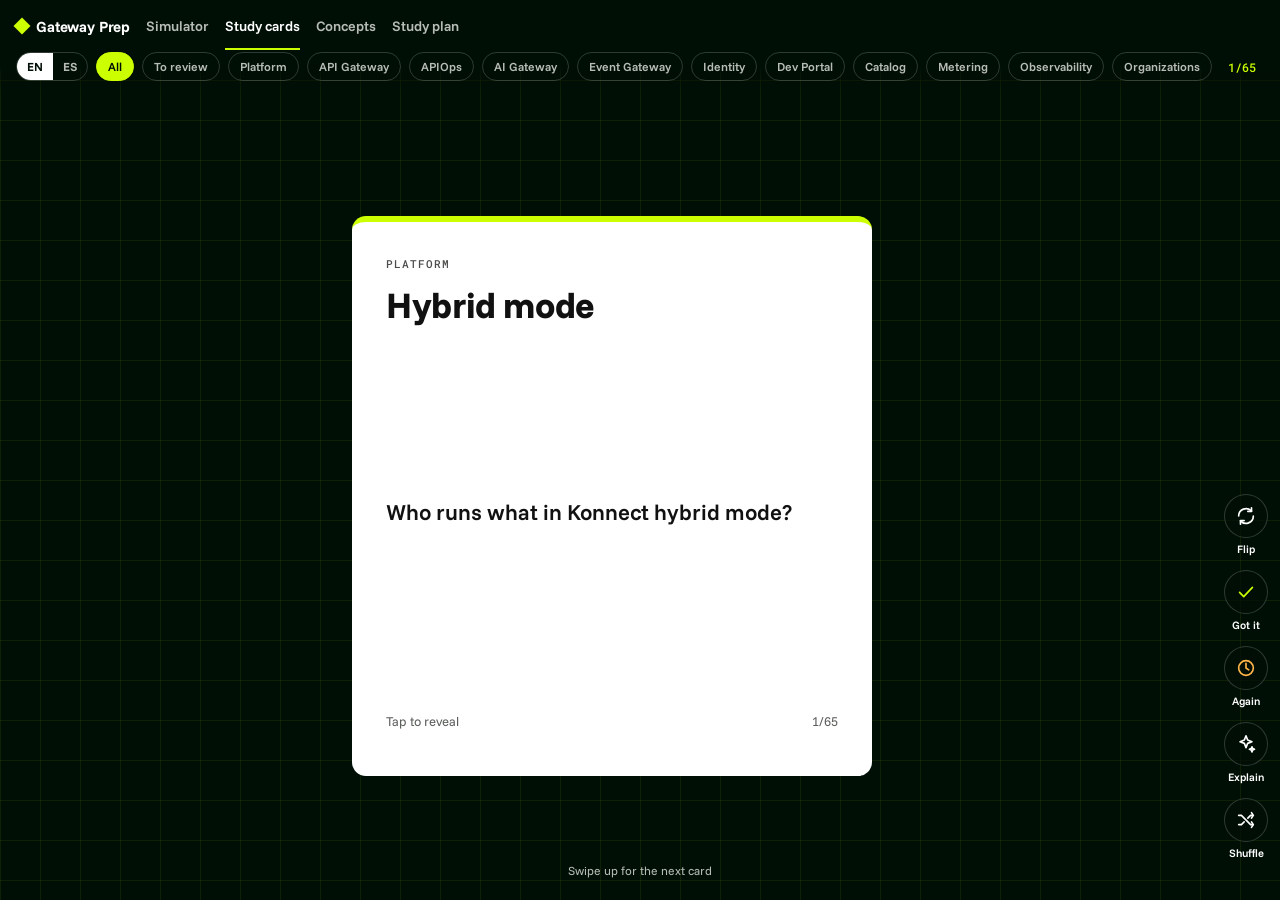
<file: cards.html>
<!doctype html>
<html lang="en">
<head>
<meta charset="utf-8">
<meta name="viewport" content="width=device-width, initial-scale=1, viewport-fit=cover">
<title>Study cards · Gateway Prep</title>
<link rel="icon" type="image/svg+xml" href="favicon.svg">
<link rel="preconnect" href="https://fonts.googleapis.com">
<link rel="preconnect" href="https://fonts.gstatic.com" crossorigin>
<link rel="stylesheet" href="https://fonts.googleapis.com/css2?family=Funnel+Sans:wght@400;600;700;800&family=Roboto+Mono:wght@400;500&display=swap">
<link rel="stylesheet" href="brand.css">
<style>
/* Layout: full-height vertical feed, one card per screen, scroll-snap. Dark blueprint surface. */
:root{--amber:#FFB547;color-scheme:dark}
*,::before,::after{box-sizing:border-box}
html,body{margin:0;height:100%;background:var(--dark);color:#fff;font-family:var(--f)}
[hidden]{display:none!important}
.top{position:fixed;inset:0 0 auto;z-index:20;padding-top:env(safe-area-inset-top,0px);padding-left:max(16px,env(safe-area-inset-left,0px));padding-right:max(16px,env(safe-area-inset-right,0px));background:linear-gradient(var(--dark) 70%,rgba(0,15,6,0))}
.nav{display:flex;align-items:center;gap:16px;height:52px}
.nav a.l{color:var(--bay);text-decoration:none;font-size:14px;font-weight:600;white-space:nowrap;padding:15px 0}
.nav a.l[aria-current]{color:#fff;box-shadow:inset 0 -2px 0 var(--lime)}
.nav .links{display:flex;gap:16px;overflow-x:auto;scrollbar-width:none}
.bar{display:flex;align-items:center;gap:8px;padding-bottom:10px;overflow-x:auto;scrollbar-width:none}
.bar::-webkit-scrollbar{display:none}
.chip{flex:none;font:600 12px var(--f);padding:6px 11px;border-radius:999px;border:1px solid rgba(255,255,255,.18);background:transparent;color:var(--bay);cursor:pointer}
.chip.on{background:var(--lime);border-color:var(--lime);color:var(--dark)}
.lang{flex:none;display:flex;border:1px solid rgba(255,255,255,.18);border-radius:999px;overflow:hidden}
.lang button{font:700 12px var(--f);padding:6px 10px;border:0;background:transparent;color:var(--bay);cursor:pointer}
.lang button.on{background:#fff;color:var(--dark)}
.count{flex:none;font:500 12px var(--f-mono);color:var(--lime);margin-left:auto;padding-left:8px;font-variant-numeric:tabular-nums}
.feed{height:100%;background-image:linear-gradient(var(--grid) 1px,transparent 1px),linear-gradient(90deg,var(--grid) 1px,transparent 1px);background-size:40px 40px;background-attachment:local;overflow-y:auto;scroll-snap-type:y mandatory;overscroll-behavior:contain;scrollbar-width:none}
.feed::-webkit-scrollbar{display:none}
.slide{height:100dvh;height:100vh;scroll-snap-align:start;scroll-snap-stop:always;display:flex;align-items:center;justify-content:center;padding:120px max(16px,env(safe-area-inset-right,0px)) calc(28px + env(safe-area-inset-bottom,0px)) max(16px,env(safe-area-inset-left,0px));position:relative}
@supports(height:100dvh){.slide{height:100dvh}}
.card{width:min(520px,100%);height:min(560px,100%);perspective:1400px;cursor:pointer;margin-right:56px}
.inner{position:relative;width:100%;height:100%;transition:transform .45s ease;transform-style:preserve-3d}
.card.flip .inner{transform:rotateY(180deg)}
.face{position:absolute;inset:0;backface-visibility:hidden;-webkit-backface-visibility:hidden;border-radius:14px;padding:clamp(22px,5vw,34px);display:flex;flex-direction:column;gap:14px;overflow:hidden}
.front{background:#fff;color:var(--ink);border-top:6px solid var(--lime)}
.back{background:var(--dark-2);color:#fff;transform:rotateY(180deg);border:1px solid rgba(204,255,0,.2);border-top:6px solid var(--lime)}
.tag{font:500 11px var(--f-mono);letter-spacing:.09em;text-transform:uppercase;color:var(--g700)}
.back .tag{color:var(--lime)}
.h{font:800 clamp(26px,6vw,36px)/1.1 var(--f);color:var(--ink);letter-spacing:-.01em;margin:0;text-wrap:balance}
.back .h{color:#fff;font-size:clamp(20px,4.5vw,26px)}
.q{font:600 clamp(18px,4.4vw,22px)/1.4 var(--f);margin:auto 0;color:var(--ink)}
.hint{font-size:13px;color:var(--muted);display:flex;justify-content:space-between}
ul.pts{list-style:none;margin:0;padding:0;display:flex;flex-direction:column;gap:10px;flex:1;overflow:auto}
ul.pts li{font-size:16px;line-height:1.45;padding-left:18px;position:relative;color:var(--g50)}
ul.pts li::before{content:"";position:absolute;left:0;top:.6em;width:7px;height:7px;background:var(--lime)}
.trap{border-left:3px solid var(--amber);padding:8px 12px;background:rgba(255,181,71,.1);font-size:14px;line-height:1.4;border-radius:4px}
.trap b{color:var(--amber);font-weight:700}
.status{position:absolute;top:14px;right:14px;font:700 11px var(--f);padding:3px 8px;border-radius:999px}
.status.known{background:var(--ok-soft);color:var(--ok)}.status.again{background:var(--warn-soft);color:var(--warn)}
.rail{position:absolute;right:max(12px,env(safe-area-inset-right,0px));bottom:calc(40px + env(safe-area-inset-bottom,0px));display:flex;flex-direction:column;gap:14px;align-items:center}
.rb{display:flex;flex-direction:column;align-items:center;gap:4px;background:none;border:0;color:#fff;font:600 11px var(--f);cursor:pointer;padding:0}
.rb span.ic{width:44px;height:44px;border-radius:50%;display:grid;place-items:center;background:rgba(0,15,6,.7);border:1px solid rgba(255,255,255,.18)}
.rb svg{width:22px;height:22px;stroke:currentColor;fill:none;stroke-width:1.8;stroke-linecap:round;stroke-linejoin:round}
.rb.ok span.ic{color:var(--lime)} .rb.ok.on span.ic{background:var(--lime);color:var(--dark);border-color:var(--lime)}
.rb.ag span.ic{color:var(--amber)} .rb.ag.on span.ic{background:var(--amber);color:var(--dark);border-color:var(--amber)}
.rb.ai span.ic{color:#fff} .rb.ai.on span.ic{background:#fff;color:var(--dark);border-color:#fff}
.toast{position:fixed;left:50%;bottom:calc(24px + env(safe-area-inset-bottom,0px));transform:translateX(-50%);z-index:40;background:var(--lime);color:var(--dark);font:700 13px var(--f);padding:10px 16px;border-radius:999px;box-shadow:0 6px 24px rgba(0,0,0,.3);max-width:calc(100% - 32px);text-align:center}
.pbox{position:fixed;inset:0;z-index:50;background:rgba(0,15,6,.94);display:flex;align-items:center;justify-content:center;padding:16px}
.pbox div{width:min(560px,100%);display:flex;flex-direction:column;gap:10px}
.pbox p{margin:0;color:var(--g100);font-size:14px}
.pbox textarea{width:100%;height:min(60vh,420px);font:13px/1.45 ui-monospace,Menlo,Consolas,monospace;padding:12px;border-radius:6px;border:0;background:#fff;color:var(--ink)}
button:focus-visible,a:focus-visible{outline:2px solid var(--lime);outline-offset:2px}
.end{text-align:center;display:flex;flex-direction:column;gap:14px;align-items:center;max-width:420px}
.end h2{font:800 28px var(--f);color:var(--lime);margin:0}
.end p{color:var(--g100);margin:0;line-height:1.5}
.end p.small{font-size:12px;color:var(--bay);margin-top:12px}
.btn{font:700 14px var(--f);border:1px solid var(--lime);background:var(--lime);color:var(--dark);padding:10px 18px;border-radius:4px;cursor:pointer;text-decoration:none}
.btn.ghost{background:transparent;color:#fff;border-color:rgba(255,255,255,.3)}
.row{display:flex;gap:10px;flex-wrap:wrap;justify-content:center}
.swipe{position:absolute;bottom:calc(10px + env(safe-area-inset-bottom,0px));left:0;right:0;text-align:center;font-size:12px;color:var(--bay)}
@media (prefers-reduced-motion:reduce){.inner{transition:none}}
@media (max-width:520px){.nav{gap:14px} .nav .links{gap:12px} .nav a.l{font-size:13px}}
</style>
</head>
<body>
<header class="top">
  <nav class="nav" aria-label="Site">
    <a class="brand" href="index.html" aria-label="Gateway Prep home"><span>Gateway Prep</span></a>
    <div class="links"><a class="l" href="index.html">Simulator</a><a class="l" href="cards.html" aria-current="page">Study cards</a><a class="l" href="concepts.html">Concepts</a><a class="l" href="plan.html">Study plan</a></div>
  </nav>
  <div class="bar" id="bar"></div>
</header>
<main class="feed" id="feed" tabindex="0" aria-label="Study cards feed"></main>
<script src="cards-data.js"></script>
<script src="cards-es.js"></script>
<script src="cards-ai.js"></script>
<script>
(function(){
const store={get(k,d){try{const v=localStorage.getItem("kkc:"+k);return v?JSON.parse(v):d}catch(e){return d}},set(k,v){try{localStorage.setItem("kkc:"+k,JSON.stringify(v))}catch(e){}}};
CARDS.forEach((c,i)=>c.id=i);
let marks=store.get("marks",{}); // id -> "known" | "again"
let filter="all", order=[], cur=0, shuffled=false;
let lang=store.get("lang","en"); if(lang!=="en"&&lang!=="es") lang="en";
const UI={en:{all:"All",review:"To review",tap:"Tap to reveal",answer:"answer",trap:"Exam trap:",flip:"Flip",got:"Got it",again:"Again",mix:"Shuffle",mixed:"Shuffled",known:"Known",ragain:"Review again",swipe:"Swipe up for the next card",kn:"known",end:"End of the deck",left:n=>n+" cards are not marked as known yet. Review them, then test yourself in the simulator.",done:"Every card is marked as known. Take a full mock exam to confirm.",pend:"Review pending cards",sim:"Open simulator",reset:"Reset card progress",confirm:"Tap again to confirm reset",ai:"Explain",copied:"Prompt copied. Paste it into your AI assistant.",manual:"Copy this prompt and paste it into your AI assistant.",close:"Close",legal:"Gateway Prep is independent study material. Not affiliated with, sponsored or endorsed by Kong Inc. Kong and Kong Konnect are trademarks of Kong Inc."},
 es:{all:"Todas",review:"Por repasar",tap:"Toca para ver la respuesta",answer:"respuesta",trap:"Trampa del examen:",flip:"Voltear",got:"La sé",again:"Repasar",mix:"Mezclar",mixed:"Mezcladas",known:"La sé",ragain:"Por repasar",swipe:"Desliza hacia arriba para la siguiente",kn:"dominadas",end:"Fin del mazo",left:n=>n+" tarjetas aún no están marcadas como dominadas. Repásalas y luego mide tu avance en el simulador.",done:"Todas las tarjetas están dominadas. Haz un examen completo para confirmarlo.",pend:"Repasar pendientes",sim:"Abrir simulador",reset:"Reiniciar progreso de tarjetas",confirm:"Toca de nuevo para confirmar",ai:"Explicar",copied:"Prompt copiado. Pégalo en tu IA.",manual:"Copia este prompt y pégalo en tu IA.",close:"Cerrar",legal:"Gateway Prep es material de estudio independiente. No está afiliado, patrocinado ni respaldado por Kong Inc. Kong y Kong Konnect son marcas de Kong Inc."}};
const T=()=>UI[lang];
const tx=c=>{ if(lang==="es"&&CARDS_ES[c.id]){const e=CARDS_ES[c.id];return {h:e[0],q:e[1],p:e[2],t:e[3]};} return c; };
const dn=d=>(lang==="es"?CARD_DOMAINS_ES:CARD_DOMAINS)[d];
const feed=document.getElementById("feed"), bar=document.getElementById("bar");
const esc=s=>String(s).replace(/[&<>"]/g,c=>({"&":"&amp;","<":"&lt;",">":"&gt;",'"':"&quot;"}[c]));
const ICON={
 flip:'<svg viewBox="0 0 24 24"><path d="M4 12a8 8 0 0 1 14-5.3M20 12a8 8 0 0 1-14 5.3"/><path d="M18 3v4h-4M6 21v-4h4"/></svg>',
 ok:'<svg viewBox="0 0 24 24"><path d="M5 12.5l4.5 4.5L19 7"/></svg>',
 ag:'<svg viewBox="0 0 24 24"><path d="M12 7v5l3 2"/><circle cx="12" cy="12" r="8"/></svg>',
 mix:'<svg viewBox="0 0 24 24"><path d="M4 7h3l10 10h3M4 17h3l3-3M14 10l3-3h3M18 4l2 3-2 3M18 14l2 3-2 3"/></svg>',
 ai:'<svg viewBox="0 0 24 24"><path d="M12 3l1.8 4.7L18.5 9.5l-4.7 1.8L12 16l-1.8-4.7L5.5 9.5l4.7-1.8z"/><path d="M18.5 15l.8 2 2 .8-2 .8-.8 2-.8-2-2-.8 2-.8z"/></svg>'
};
function copyPrompt(id,btn){const c0=CARDS[id];KKAI.copyPrompt(KKAI.buildPrompt(tx(c0),dn(c0.d),lang),T(),btn);}
function pool(){
  let p=CARDS.filter(c=>filter==="all"||filter==="review"||c.d===filter);
  if(filter==="review") p=p.filter(c=>marks[c.id]!=="known");
  return p;
}
function shuffle(a){a=a.slice();for(let i=a.length-1;i>0;i--){const j=Math.floor(Math.random()*(i+1));[a[i],a[j]]=[a[j],a[i]]}return a}
function chips(){
  const known=Object.values(marks).filter(v=>v==="known").length;
  const items=[["all",T().all],["review",T().review]].concat(Object.keys(CARD_DOMAINS).map(k=>[k,dn(k)]));
  bar.innerHTML=`<span class="lang" role="group" aria-label="Language"><button data-l="en" class="${lang==="en"?"on":""}">EN</button><button data-l="es" class="${lang==="es"?"on":""}">ES</button></span>`+items.map(([k,l])=>`<button class="chip ${filter===k?"on":""}" data-f="${k}">${esc(l)}</button>`).join("")+`<span class="count" id="count"></span>`;
  bar.querySelectorAll("[data-l]").forEach(b=>b.onclick=()=>{lang=b.dataset.l;store.set("lang",lang);document.documentElement.lang=lang;const keep=cur;build();setTimeout(()=>{go(keep)},30);});
  bar.querySelectorAll("[data-f]").forEach(b=>b.onclick=()=>{filter=b.dataset.f;store.set("filter",filter);build();});
  updateCount(known);
}
function updateCount(){
  const known=Object.values(marks).filter(v=>v==="known").length;
  const c=document.getElementById("count"); if(c) c.textContent=`${Math.min(cur+1,order.length)}/${order.length} · ${known}/${CARDS.length} ${T().kn}`;
}
function slide(c0,i){
  const m=marks[c0.id]; const c=Object.assign({},tx(c0),{id:c0.id,d:c0.d});
  return `<section class="slide" data-i="${i}">
   <div class="card" data-id="${c.id}" role="button" tabindex="0" aria-label="Flip card: ${esc(c.h)}">
    <div class="inner">
     <div class="face front">${m?`<span class="status ${m}">${m==="known"?T().known:T().ragain}</span>`:""}
      <span class="tag">${esc(dn(c.d))}</span>
      <h2 class="h">${esc(c.h)}</h2>
      <p class="q">${esc(c.q)}</p>
      <p class="hint"><span>${T().tap}</span><span>${i+1}/${order.length}</span></p>
     </div>
     <div class="face back">
      <span class="tag">${esc(dn(c.d))} · ${T().answer}</span>
      <h2 class="h">${esc(c.h)}</h2>
      <ul class="pts">${c.p.map(x=>`<li>${esc(x)}</li>`).join("")}</ul>
      ${c.t?`<p class="trap"><b>${T().trap}</b> ${esc(c.t)}</p>`:""}
     </div>
    </div>
   </div>
   <div class="rail">
    <button class="rb" data-a="flip">${'<span class="ic">'+ICON.flip+'</span>'}${T().flip}</button>
    <button class="rb ok ${m==="known"?"on":""}" data-a="known"><span class="ic">${ICON.ok}</span>${T().got}</button>
    <button class="rb ag ${m==="again"?"on":""}" data-a="again"><span class="ic">${ICON.ag}</span>${T().again}</button>
    <button class="rb ai" data-a="ai" aria-label="${T().ai}: ${esc(c.h)}"><span class="ic">${ICON.ai}</span>${T().ai}</button>
    <button class="rb" data-a="mix"><span class="ic">${ICON.mix}</span>${shuffled?T().mixed:T().mix}</button>
   </div>
   ${i===0?'<p class="swipe">'+T().swipe+'</p>':""}
  </section>`;
}
function endSlide(){
  const left=CARDS.filter(c=>marks[c.id]!=="known").length;
  return `<section class="slide"><div class="end"><h2>${T().end}</h2>
   <p>${left?T().left(left):T().done}</p>
   <div class="row"><button class="btn" id="again">${T().pend}</button><a class="btn ghost" href="index.html">${T().sim}</a></div>
   <button class="btn ghost" id="reset">${T().reset}</button>
   <p class="small">${T().legal}</p></div></section>`;
}
function build(){
  const p=pool(); order=shuffled?shuffle(p):p; cur=0;
  chips();
  feed.innerHTML=(order.length?order.map(slide).join(""):"")+endSlide();
  feed.scrollTop=0; wire(); updateCount();
}
function mark(id,val,btnSlide){
  marks[id]=marks[id]===val?undefined:val; if(!marks[id]) delete marks[id];
  store.set("marks",marks);
  const s=btnSlide; s.querySelector('[data-a="known"]').classList.toggle("on",marks[id]==="known");
  s.querySelector('[data-a="again"]').classList.toggle("on",marks[id]==="again");
  const st=s.querySelector(".status"); const front=s.querySelector(".front");
  if(st) st.remove();
  if(marks[id]) front.insertAdjacentHTML("afterbegin",`<span class="status ${marks[id]}">${marks[id]==="known"?T().known:T().ragain}</span>`);
  updateCount();
  if(marks[id]) setTimeout(()=>go(+s.dataset.i+1),350);
}
function go(i){ const s=feed.querySelectorAll(".slide")[i]; if(s) s.scrollIntoView({behavior:matchMedia("(prefers-reduced-motion: reduce)").matches?"auto":"smooth"}); }
function wire(){
  feed.querySelectorAll(".card").forEach(c=>{
    c.onclick=()=>c.classList.toggle("flip");
    c.onkeydown=e=>{if(e.key==="Enter"){e.preventDefault();c.classList.toggle("flip")}};
  });
  feed.querySelectorAll(".rb").forEach(b=>b.onclick=e=>{
    e.stopPropagation(); const s=b.closest(".slide"); const card=s.querySelector(".card"); const id=+card.dataset.id;
    const a=b.dataset.a;
    if(a==="flip") card.classList.toggle("flip");
    else if(a==="mix"){shuffled=!shuffled;build();}
    else if(a==="ai") copyPrompt(id,b);
    else mark(id,a,s);
  });
  const ag=document.getElementById("again"); if(ag) ag.onclick=()=>{filter="review";build();};
  const rs=document.getElementById("reset"); if(rs) rs.onclick=()=>{ if(rs.dataset.armed){marks={};store.set("marks",marks);build();} else {rs.dataset.armed="1";rs.textContent=T().confirm;} };
  const io=new IntersectionObserver(es=>es.forEach(en=>{ if(en.isIntersecting && en.target.dataset.i!==undefined){ cur=+en.target.dataset.i; updateCount(); }}),{root:feed,threshold:.6});
  feed.querySelectorAll(".slide[data-i]").forEach(s=>io.observe(s));
}
document.addEventListener("keydown",e=>{
  if(e.target.closest && e.target.closest(".card,button,a")) { if(e.key!=="ArrowDown"&&e.key!=="ArrowUp") return; }
  if(["ArrowDown","PageDown"," "].includes(e.key)){e.preventDefault();go(cur+1)}
  else if(["ArrowUp","PageUp"].includes(e.key)){e.preventDefault();go(cur-1)}
  else if(e.key==="f"||e.key==="Enter"){const c=feed.querySelectorAll(".card")[cur]; if(c){e.preventDefault();c.classList.toggle("flip")}}
});
filter=store.get("filter","all"); if(filter!=="all"&&filter!=="review"&&!CARD_DOMAINS[filter]) filter="all";
document.documentElement.lang=lang;
build();
})();
</script>
</body>
</html>
</file>
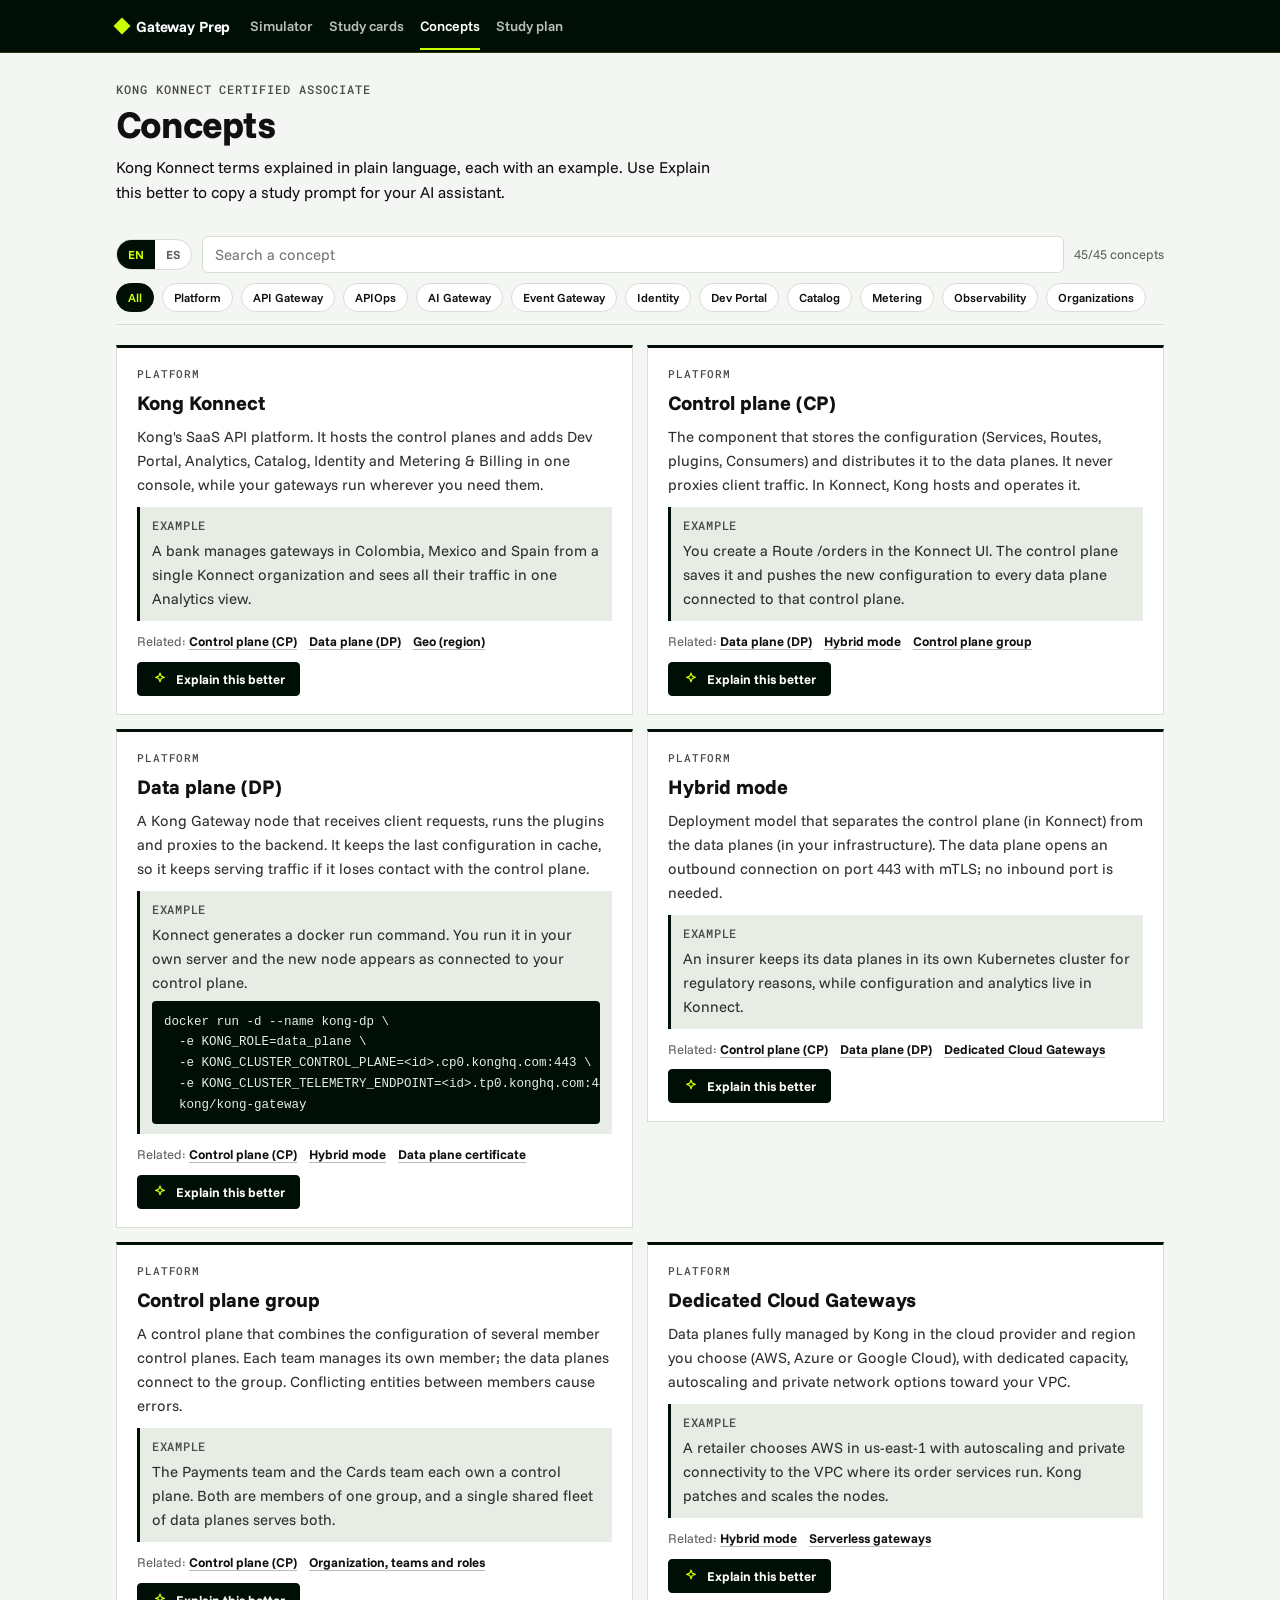
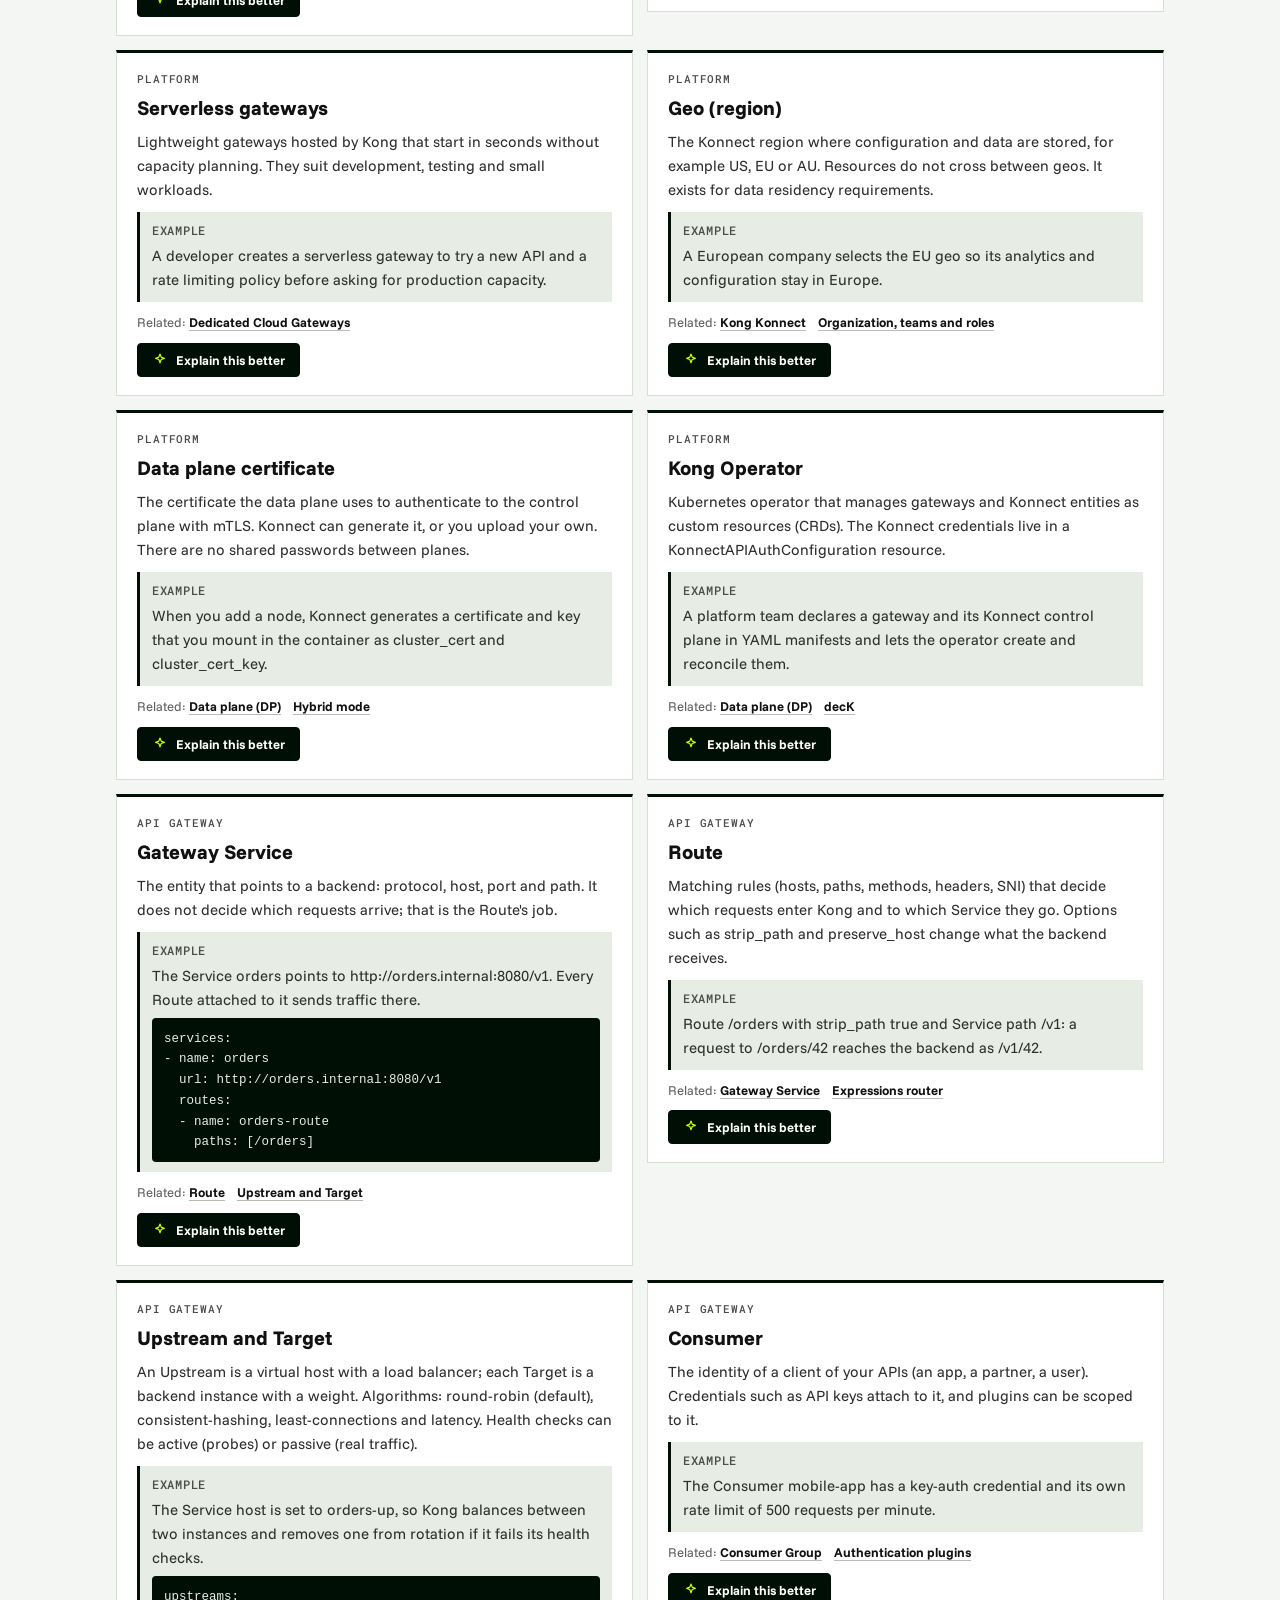
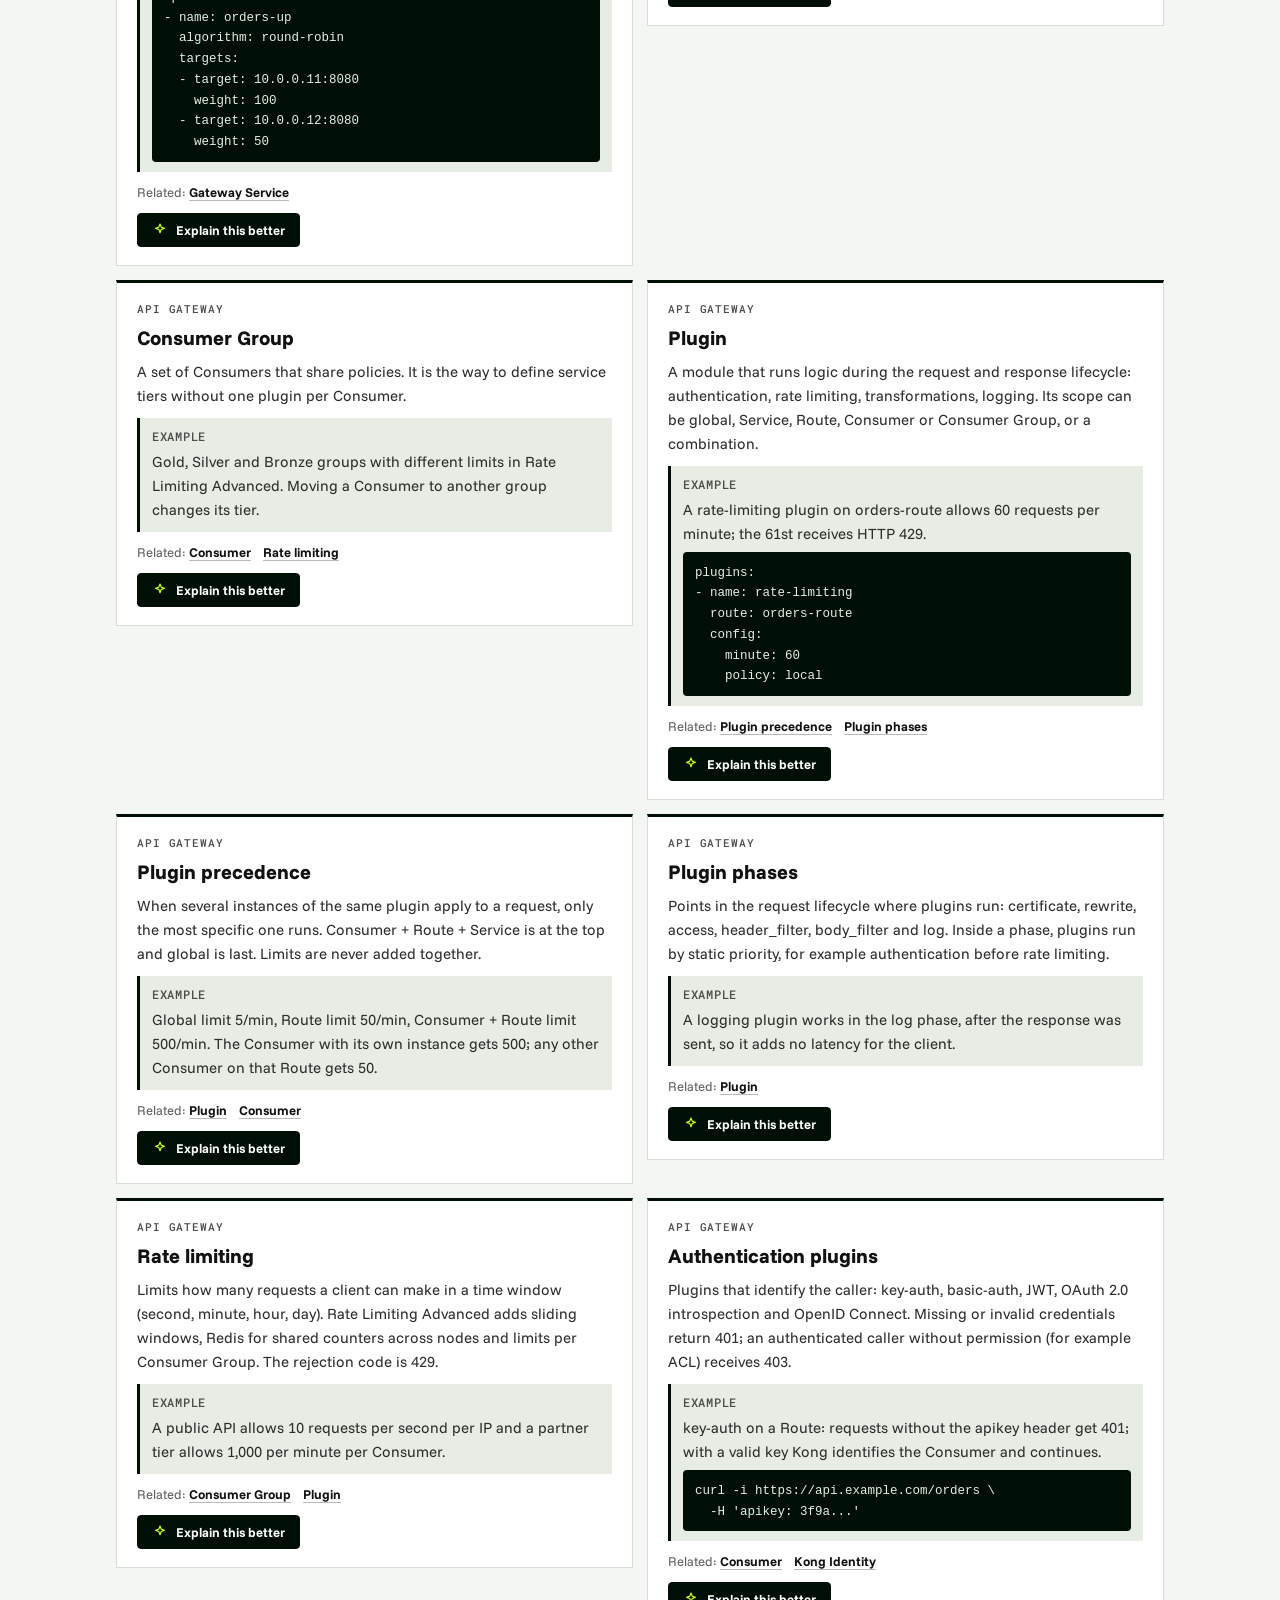
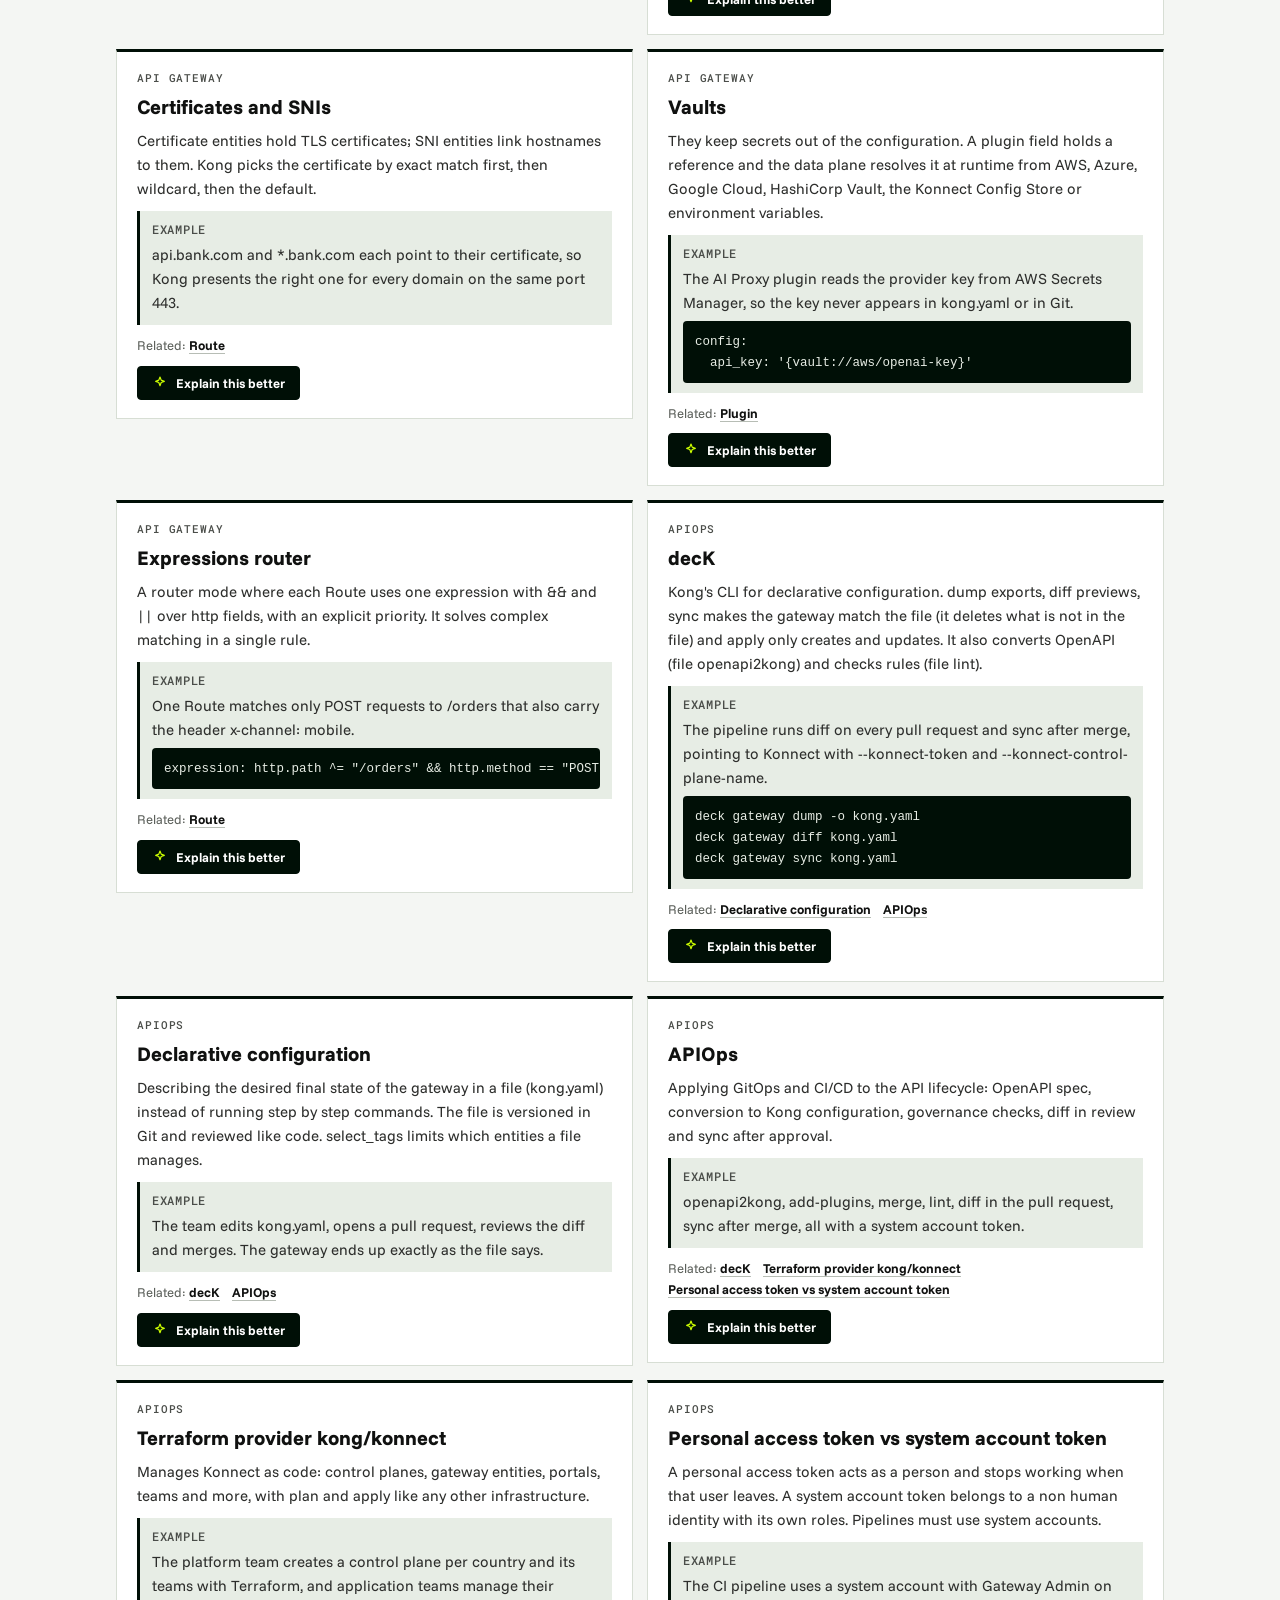
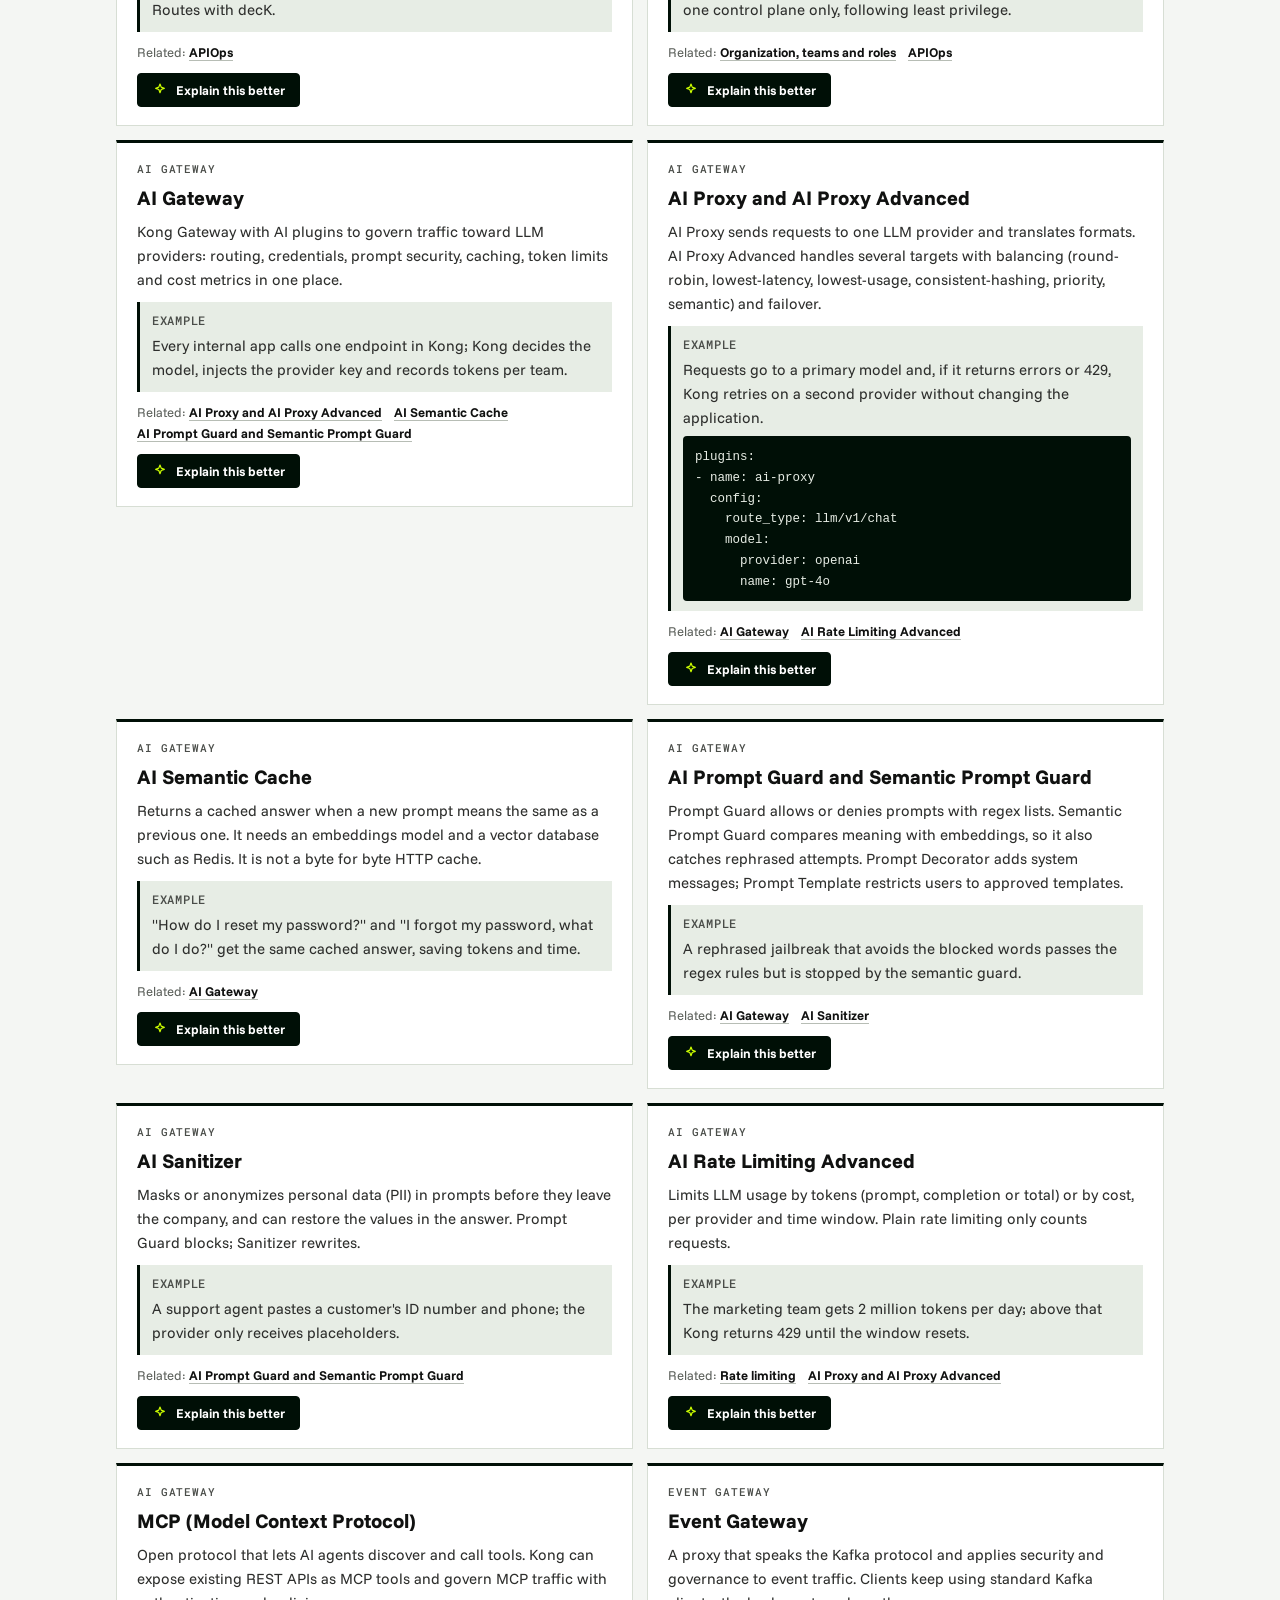
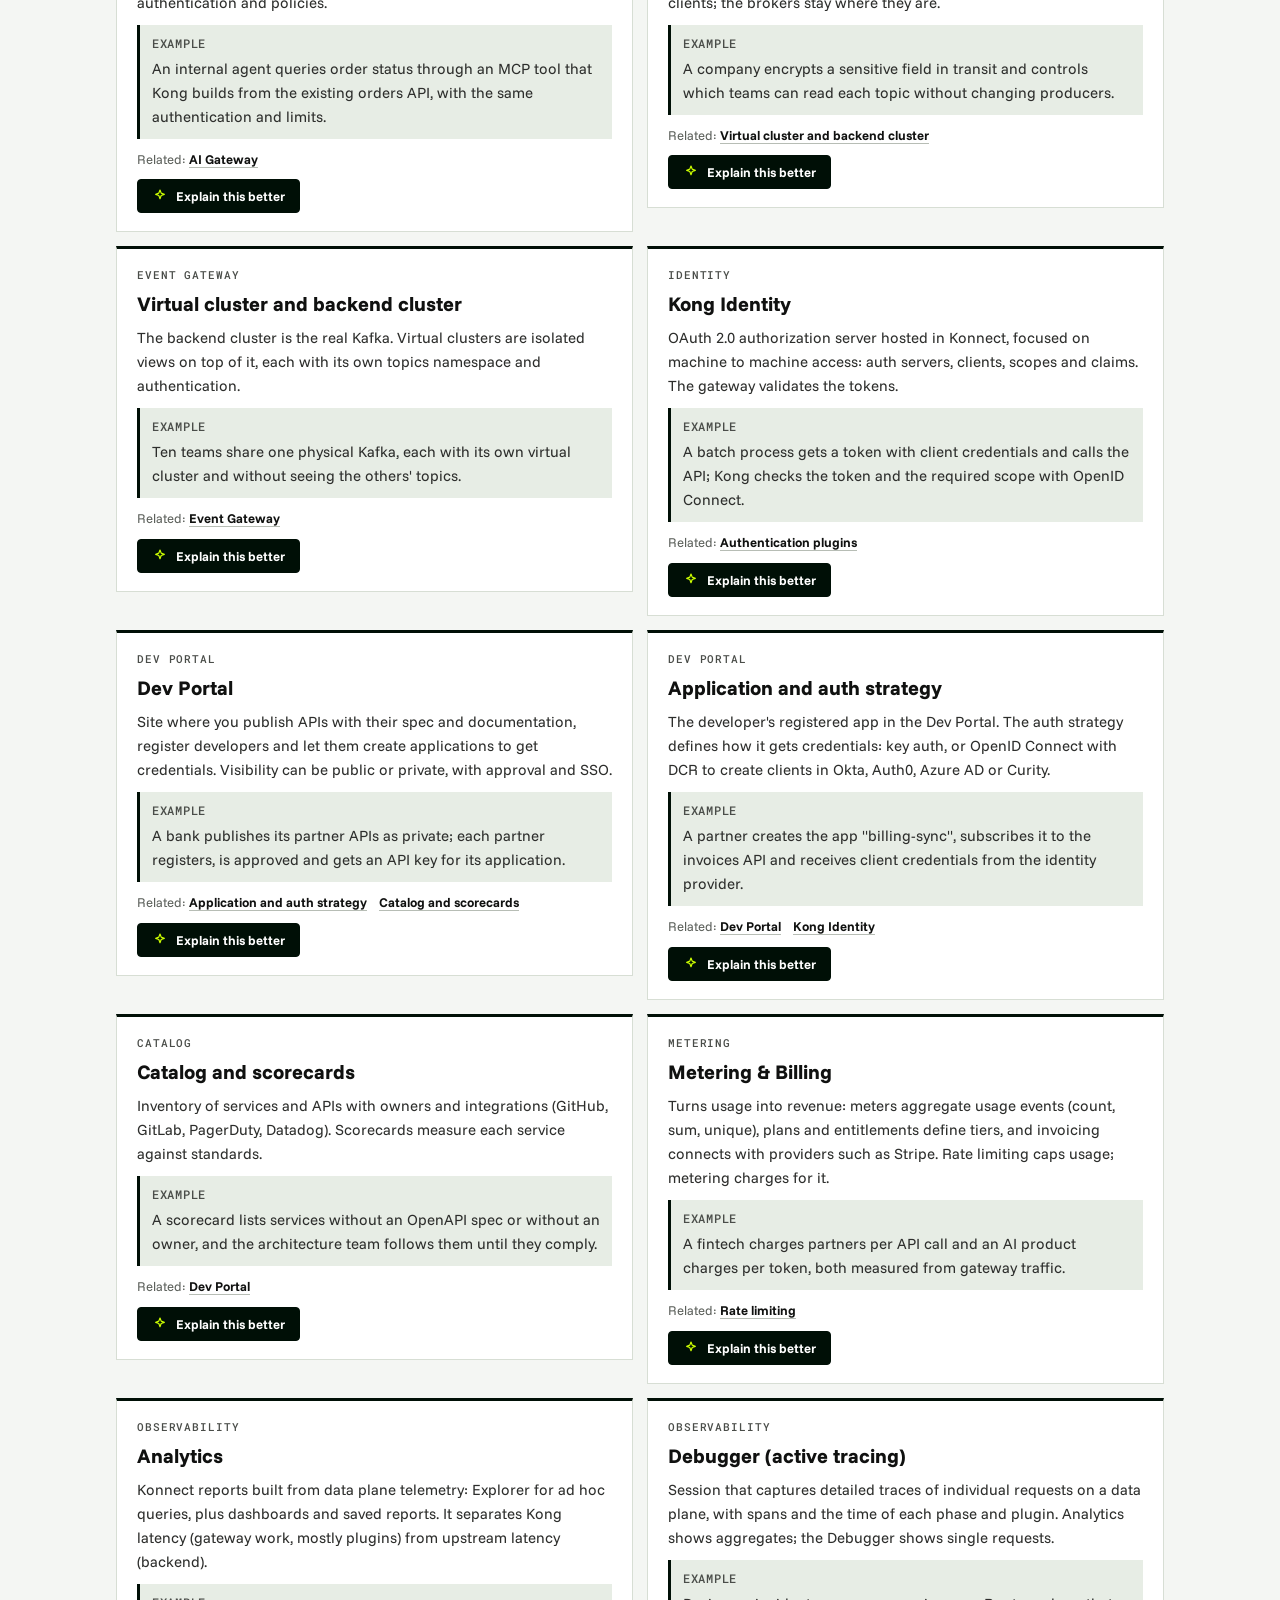
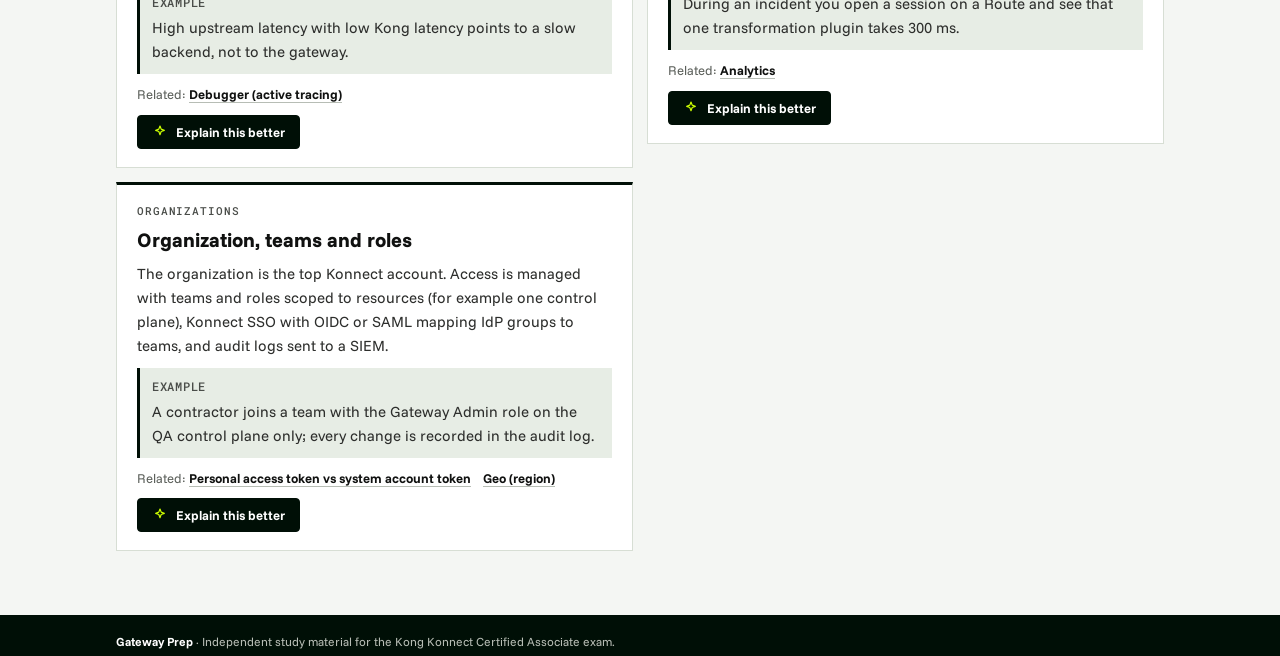
<file: concepts.html>
<!doctype html>
<html lang="en">
<head>
<meta charset="utf-8">
<meta name="viewport" content="width=device-width, initial-scale=1, viewport-fit=cover">
<title>Concepts · Gateway Prep</title>
<link rel="icon" type="image/svg+xml" href="favicon.svg">
<link rel="preconnect" href="https://fonts.googleapis.com">
<link rel="preconnect" href="https://fonts.gstatic.com" crossorigin>
<link rel="stylesheet" href="https://fonts.googleapis.com/css2?family=Funnel+Sans:wght@400;600;700;800&family=Roboto+Mono:wght@400;500&display=swap">
<link rel="stylesheet" href="brand.css">
<style>
/* Layout: reading glossary. Dark header, light content, sticky toolbar with language, search and domain chips. */
:root{color-scheme:light}
*,::before,::after{box-sizing:border-box}
html,body{margin:0}
body{background:var(--bg);color:var(--body);font:15px/1.6 var(--f);display:flex;flex-direction:column;min-height:100vh}
main{flex:1;width:100%}
[hidden]{display:none!important}
main{max-width:1080px;margin:0 auto;padding:28px max(16px,env(safe-area-inset-right,0px)) 64px max(16px,env(safe-area-inset-left,0px));display:flex;flex-direction:column;gap:20px}
.eyebrow{font:500 12px var(--f-mono);letter-spacing:.08em;text-transform:uppercase;color:var(--g700);margin:0 0 6px}
h1{margin:0;font-size:clamp(28px,5vw,38px);font-weight:800;line-height:1.15;color:var(--ink);letter-spacing:-.02em}
.lede{margin:8px 0 0;max-width:68ch;font-size:16px;color:var(--ink)}
.tools,.chips,.row1,.list{min-width:0;max-width:100%}
.tools{position:sticky;top:0;z-index:5;background:var(--bg);padding:10px 0;display:flex;flex-direction:column;gap:10px;border-bottom:1px solid var(--line)}
.row1{display:flex;gap:10px;align-items:center}
.lang{flex:none;display:flex;border:1px solid var(--line);border-radius:999px;overflow:hidden;background:var(--surface)}
.lang button{font:700 12px var(--f);padding:7px 11px;border:0;background:transparent;color:var(--muted);cursor:pointer}
.lang button.on{background:var(--dark);color:var(--lime)}
input[type=search]{flex:1;min-width:0;font:15px var(--f);padding:8px 12px;border:1px solid var(--line);border-radius:6px;background:var(--surface);color:var(--ink)}
.count{flex:none;font-size:13px;color:var(--muted);font-variant-numeric:tabular-nums}
.chips{display:flex;gap:8px;overflow-x:auto;scrollbar-width:none;padding-bottom:2px}
.chip{flex:none;font:600 12px var(--f);padding:6px 11px;border-radius:999px;border:1px solid var(--line);background:var(--surface);color:var(--ink);cursor:pointer}
.chip.on{background:var(--dark);border-color:var(--dark);color:var(--lime)}
.list{display:grid;grid-template-columns:repeat(auto-fill,minmax(min(100%,460px),1fr));gap:14px;align-items:start}
.c{background:var(--surface);border:1px solid var(--line);border-top:3px solid var(--dark);padding:18px 20px;display:flex;flex-direction:column;gap:10px;scroll-margin-top:150px;min-width:0}
.c.hl{outline:3px solid var(--lime);outline-offset:2px}
.tag{font:500 11px var(--f-mono);letter-spacing:.08em;text-transform:uppercase;color:var(--g700)}
.c h2{margin:0;font-size:20px;font-weight:800;line-height:1.2;color:var(--ink);text-wrap:balance}
.c p{margin:0}
.ex{background:var(--g50);border-left:3px solid var(--dark);padding:10px 12px;display:flex;flex-direction:column;gap:6px}
.ex b{font:500 12px var(--f-mono);letter-spacing:.06em;text-transform:uppercase;color:var(--g700)}
pre{margin:0;background:var(--dark);color:var(--g50);padding:10px 12px;border-radius:4px;overflow-x:auto;font:12.5px/1.5 var(--f-mono)}
.rel{font-size:13px;color:var(--muted)}
.rel a{color:var(--ink);font-weight:700;text-decoration:underline;text-decoration-color:var(--g300);text-underline-offset:3px;margin-right:12px;display:inline-block;max-width:100%}
.rel a:hover{text-decoration-color:var(--dark)}
.ask{align-self:flex-start;display:inline-flex;align-items:center;gap:8px;font:700 13px var(--f);padding:8px 14px;border:1px solid var(--dark);background:var(--dark);color:#fff;border-radius:4px;cursor:pointer}
.ask svg{width:16px;height:16px;stroke:var(--lime);fill:none;stroke-width:1.8;stroke-linejoin:round}
.ask.on{background:var(--lime);border-color:var(--dark);color:var(--dark)}
.ask.on svg{stroke:var(--dark)}
.empty{color:var(--muted)}
.toast{position:fixed;left:50%;bottom:calc(24px + env(safe-area-inset-bottom,0px));transform:translateX(-50%);z-index:40;background:var(--dark);color:var(--lime);font:700 13px var(--f);padding:10px 16px;border-radius:999px;box-shadow:0 6px 24px rgba(0,0,0,.25);max-width:calc(100% - 32px);text-align:center}
.pbox{position:fixed;inset:0;z-index:50;background:rgba(0,15,6,.94);display:flex;align-items:center;justify-content:center;padding:16px}
.pbox div{width:min(560px,100%);display:flex;flex-direction:column;gap:10px}
.pbox p{margin:0;color:var(--g100);font-size:14px}
.pbox textarea{width:100%;height:min(60vh,420px);font:13px/1.45 ui-monospace,Menlo,Consolas,monospace;padding:12px;border-radius:6px;border:0;background:#fff;color:#222}
.btn{font:700 14px var(--f);border:1px solid var(--lime);background:var(--lime);color:var(--dark);padding:10px 18px;border-radius:4px;cursor:pointer}
:focus-visible{outline:2px solid var(--g800);outline-offset:2px}
</style>
</head>
<body>
<header class="sitenav">
  <nav aria-label="Site">
    <a class="brand" href="index.html" aria-label="Gateway Prep home"><span>Gateway Prep</span></a>
    <div class="links"><a class="l" href="index.html">Simulator</a><a class="l" href="cards.html">Study cards</a><a class="l" href="concepts.html" aria-current="page">Concepts</a><a class="l" href="plan.html">Study plan</a></div>
  </nav>
</header>
<main>
  <section>
    <p class="eyebrow">Kong Konnect Certified Associate</p>
    <h1 id="t"></h1>
    <p class="lede" id="lede"></p>
  </section>
  <div class="tools">
    <div class="row1">
      <span class="lang" role="group" aria-label="Language"><button data-l="en">EN</button><button data-l="es">ES</button></span>
      <input type="search" id="q" autocomplete="off">
      <span class="count" id="count"></span>
    </div>
    <div class="chips" id="chips"></div>
  </div>
  <div class="list" id="list"></div>
  <p class="empty" id="empty" hidden></p>
</main>
<footer class="legal"><div><span><b>Gateway Prep</b> · Independent study material for the Kong Konnect Certified Associate exam.</span><span>Not affiliated with, sponsored or endorsed by Kong Inc. Kong and Kong Konnect are trademarks of Kong Inc.</span></div></footer>
<script src="concepts-1.js"></script>
<script src="concepts-2.js"></script>
<script src="concepts-3.js"></script>
<script src="cards-ai.js"></script>
<script>
(function(){
const store={get(k,d){try{const v=localStorage.getItem("kkc:"+k);return v?JSON.parse(v):d}catch(e){return d}},set(k,v){try{localStorage.setItem("kkc:"+k,JSON.stringify(v))}catch(e){}}};
const DOM={en:{plat:"Platform",gw:"API Gateway",ops:"APIOps",ai:"AI Gateway",ev:"Event Gateway",id:"Identity",portal:"Dev Portal",cat:"Catalog",meter:"Metering",obs:"Observability",org:"Organizations"},
 es:{plat:"Plataforma",gw:"API Gateway",ops:"APIOps",ai:"AI Gateway",ev:"Event Gateway",id:"Identity",portal:"Dev Portal",cat:"Catalog",meter:"Metering",obs:"Observabilidad",org:"Organizaciones"}};
const UI={en:{t:"Concepts",lede:"Kong Konnect terms explained in plain language, each with an example. Use Explain this better to copy a study prompt for your AI assistant.",q:"Search a concept",all:"All",ex:"Example",rel:"Related:",ask:"Explain this better",of:"concepts",none:"No concept matches that search.",copied:"Prompt copied. Paste it into your AI assistant.",manual:"Copy this prompt and paste it into your AI assistant.",close:"Close"},
 es:{t:"Conceptos",lede:"Términos de Kong Konnect explicados en lenguaje simple, cada uno con un ejemplo. Usa Explicar mejor para copiar un prompt de estudio para tu IA.",q:"Buscar un concepto",all:"Todos",ex:"Ejemplo",rel:"Relacionado:",ask:"Explicar mejor",of:"conceptos",none:"Ningún concepto coincide con esa búsqueda.",copied:"Prompt copiado. Pégalo en tu IA.",manual:"Copia este prompt y pégalo en tu IA.",close:"Cerrar"}};
const C=window.CONCEPTS, byId={}; C.forEach(c=>byId[c.id]=c);
let lang=store.get("lang","en"); if(lang!=="en"&&lang!=="es") lang="en";
let dom=store.get("cdom","all"); if(dom!=="all"&&!DOM.en[dom]) dom="all";
const T=()=>UI[lang], L=c=>c[lang];
const esc=s=>String(s).replace(/[&<>"]/g,c=>({"&":"&amp;","<":"&lt;",">":"&gt;",'"':"&quot;"}[c]));
const norm=s=>s.toLowerCase().normalize("NFD").replace(/[̀-ͯ]/g,"");
const $=id=>document.getElementById(id);
const SPARK='<svg viewBox="0 0 24 24" aria-hidden="true"><path d="M12 3l1.8 4.7L18.5 9.5l-4.7 1.8L12 16l-1.8-4.7L5.5 9.5l4.7-1.8z"/></svg>';

function prompt(c){
  const [n,def,ex]=L(c), d=DOM[lang][c.d], rel=c.r.map(id=>L(byId[id])[0]).join(", ");
  if(lang==="es") return `Actúa como instructor experto en Kong Konnect. Me estoy preparando para el examen Kong Konnect Certified Associate, que es de selección múltiple y en inglés.

Concepto: ${n}
Dominio del examen: ${d}
Mi definición actual: ${def}
Ejemplo que tengo: ${ex}
Conceptos relacionados: ${rel}

Quiero entender el concepto a fondo. Sigue este orden:
1. Explícalo en lenguaje simple, en menos de 120 palabras, y luego con una analogía del mundo real.
2. Ubícalo en la arquitectura de Konnect: con qué componentes interactúa y en qué momento del flujo participa. Incluye un diagrama sencillo en texto.
3. Dame dos ejemplos: uno técnico con configuración mínima (YAML de decK, Admin API o pasos en la UI de Konnect) y uno de negocio en una empresa real como un banco o un retail.
4. Diferéncialo de los conceptos relacionados y explica cómo suele aparecer en las preguntas del examen y qué confusiones busca provocar.
5. Hazme 3 preguntas de práctica tipo examen, en inglés, con 4 opciones cada una y dificultad creciente. No muestres las respuestas: espera las mías, califícalas y explica por qué cada opción es correcta o incorrecta.
6. Cierra con un resumen de 3 líneas para repasar.

Toma como referencia la documentación oficial vigente de Kong (developer.konghq.com). Si algo cambió hace poco o no estás seguro, dilo en vez de suponer. Responde en español, pero deja en inglés los nombres de componentes, comandos y las preguntas de práctica.`;
  return `Act as an expert Kong Konnect instructor. I am preparing for the Kong Konnect Certified Associate exam, which is multiple choice and in English.

Concept: ${n}
Exam domain: ${d}
My current definition: ${def}
Example I have: ${ex}
Related concepts: ${rel}

I want to understand this concept in depth. Follow this order:
1. Explain it in plain language in under 120 words, then with a real-world analogy.
2. Place it in the Konnect architecture: which components it interacts with and at what point of the flow it takes part. Include a simple text diagram.
3. Give me two examples: a technical one with minimal configuration (decK YAML, Admin API or Konnect UI steps) and a business one in a real company such as a bank or a retailer.
4. Tell it apart from the related concepts and explain how it usually shows up in exam questions and which confusions those questions try to cause.
5. Give me 3 exam-style practice questions with 4 options each, increasing in difficulty. Do not show the answers: wait for mine, grade them and explain why each option is right or wrong.
6. Close with a 3-line summary for review.

Use the current official Kong documentation (developer.konghq.com) as your reference. If something changed recently or you are not sure, say so instead of guessing.`;
}

function chrome(){
  document.documentElement.lang=lang;
  document.title=lang==="es"?"Conceptos · Gateway Prep":"Concepts · Gateway Prep";
  $("t").textContent=T().t; $("lede").textContent=T().lede; $("q").placeholder=T().q; $("q").setAttribute("aria-label",T().q);
  document.querySelectorAll("[data-l]").forEach(b=>b.classList.toggle("on",b.dataset.l===lang));
  const ds=["all"].concat(Object.keys(DOM.en).filter(k=>C.some(c=>c.d===k)));
  $("chips").innerHTML=ds.map(k=>`<button class="chip ${dom===k?"on":""}" data-d="${k}">${esc(k==="all"?T().all:DOM[lang][k])}</button>`).join("");
  $("chips").querySelectorAll("[data-d]").forEach(b=>b.onclick=()=>{dom=b.dataset.d;store.set("cdom",dom);chrome();render();});
}
function card(c){
  const [n,def,ex]=L(c);
  return `<article class="c" id="c-${c.id}">
   <span class="tag">${esc(DOM[lang][c.d])}</span>
   <h2>${esc(n)}</h2>
   <p>${esc(def)}</p>
   <div class="ex"><b>${T().ex}</b><p>${esc(ex)}</p>${c.k?`<pre><code>${esc(c.k)}</code></pre>`:""}</div>
   <p class="rel">${T().rel} ${c.r.map(id=>`<a href="#c-${id}" data-go="${id}">${esc(L(byId[id])[0])}</a>`).join("")}</p>
   <button class="ask" data-ask="${c.id}">${SPARK}${T().ask}</button>
  </article>`;
}
function render(){
  const q=norm($("q").value.trim());
  const shown=C.filter(c=>(dom==="all"||c.d===dom)&&(!q||norm(c.en.join(" ")+" "+c.es.join(" ")).includes(q)));
  $("list").innerHTML=shown.map(card).join("");
  $("count").textContent=`${shown.length}/${C.length} ${T().of}`;
  $("empty").hidden=shown.length>0; $("empty").textContent=T().none;
  $("list").querySelectorAll("[data-ask]").forEach(b=>b.onclick=()=>KKAI.copyPrompt(prompt(byId[b.dataset.ask]),T(),b));
  $("list").querySelectorAll("[data-go]").forEach(a=>a.onclick=e=>{e.preventDefault();go(a.dataset.go);});
}
function go(id){
  if(!document.getElementById("c-"+id)){dom="all";$("q").value="";store.set("cdom",dom);chrome();render();}
  const el=document.getElementById("c-"+id); if(!el) return;
  el.scrollIntoView({behavior:matchMedia("(prefers-reduced-motion: reduce)").matches?"auto":"smooth",block:"start"});
  el.classList.add("hl"); setTimeout(()=>el.classList.remove("hl"),1600);
  try{history.replaceState(null,"","#c-"+id)}catch(e){}
}
document.querySelectorAll("[data-l]").forEach(b=>b.onclick=()=>{lang=b.dataset.l;store.set("lang",lang);chrome();render();});
$("q").addEventListener("input",render);
chrome(); render();
if(location.hash.startsWith("#c-")) setTimeout(()=>go(location.hash.slice(3)),50);
})();
</script>
</body>
</html>
</file>
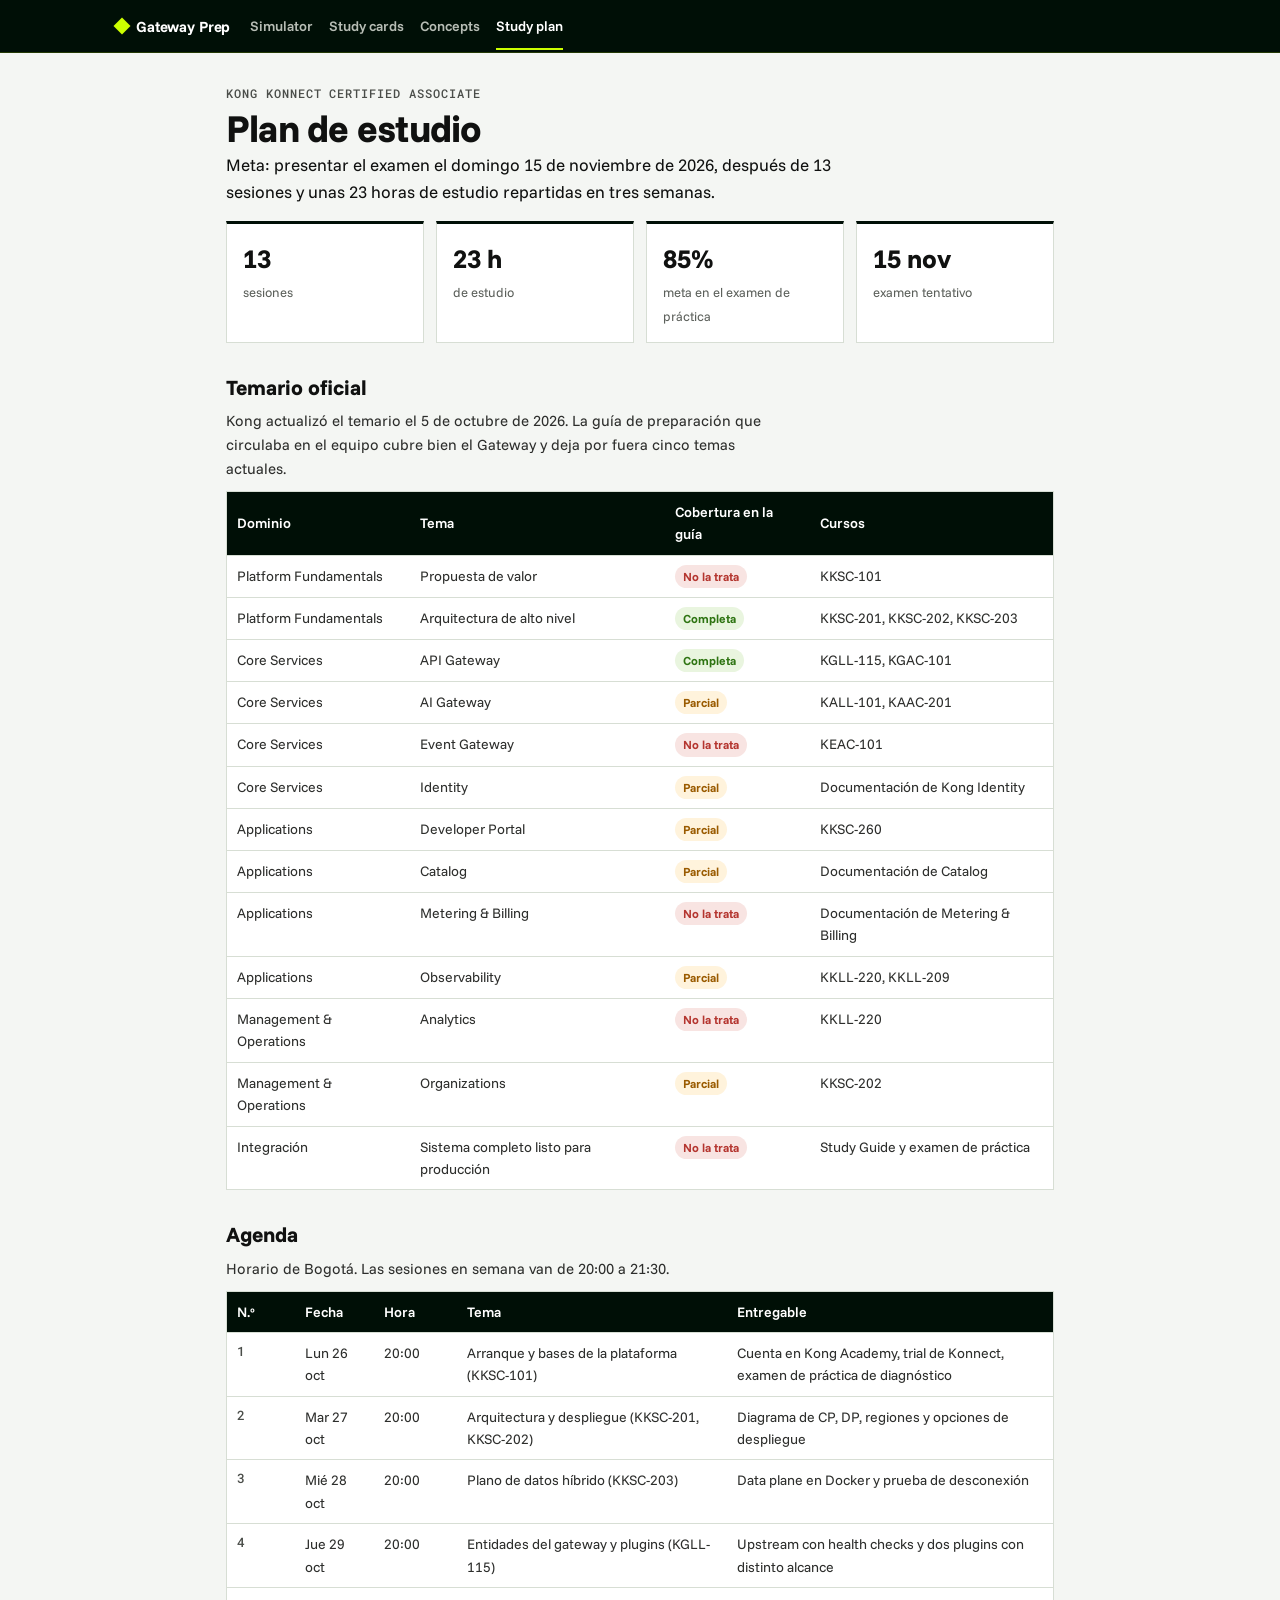
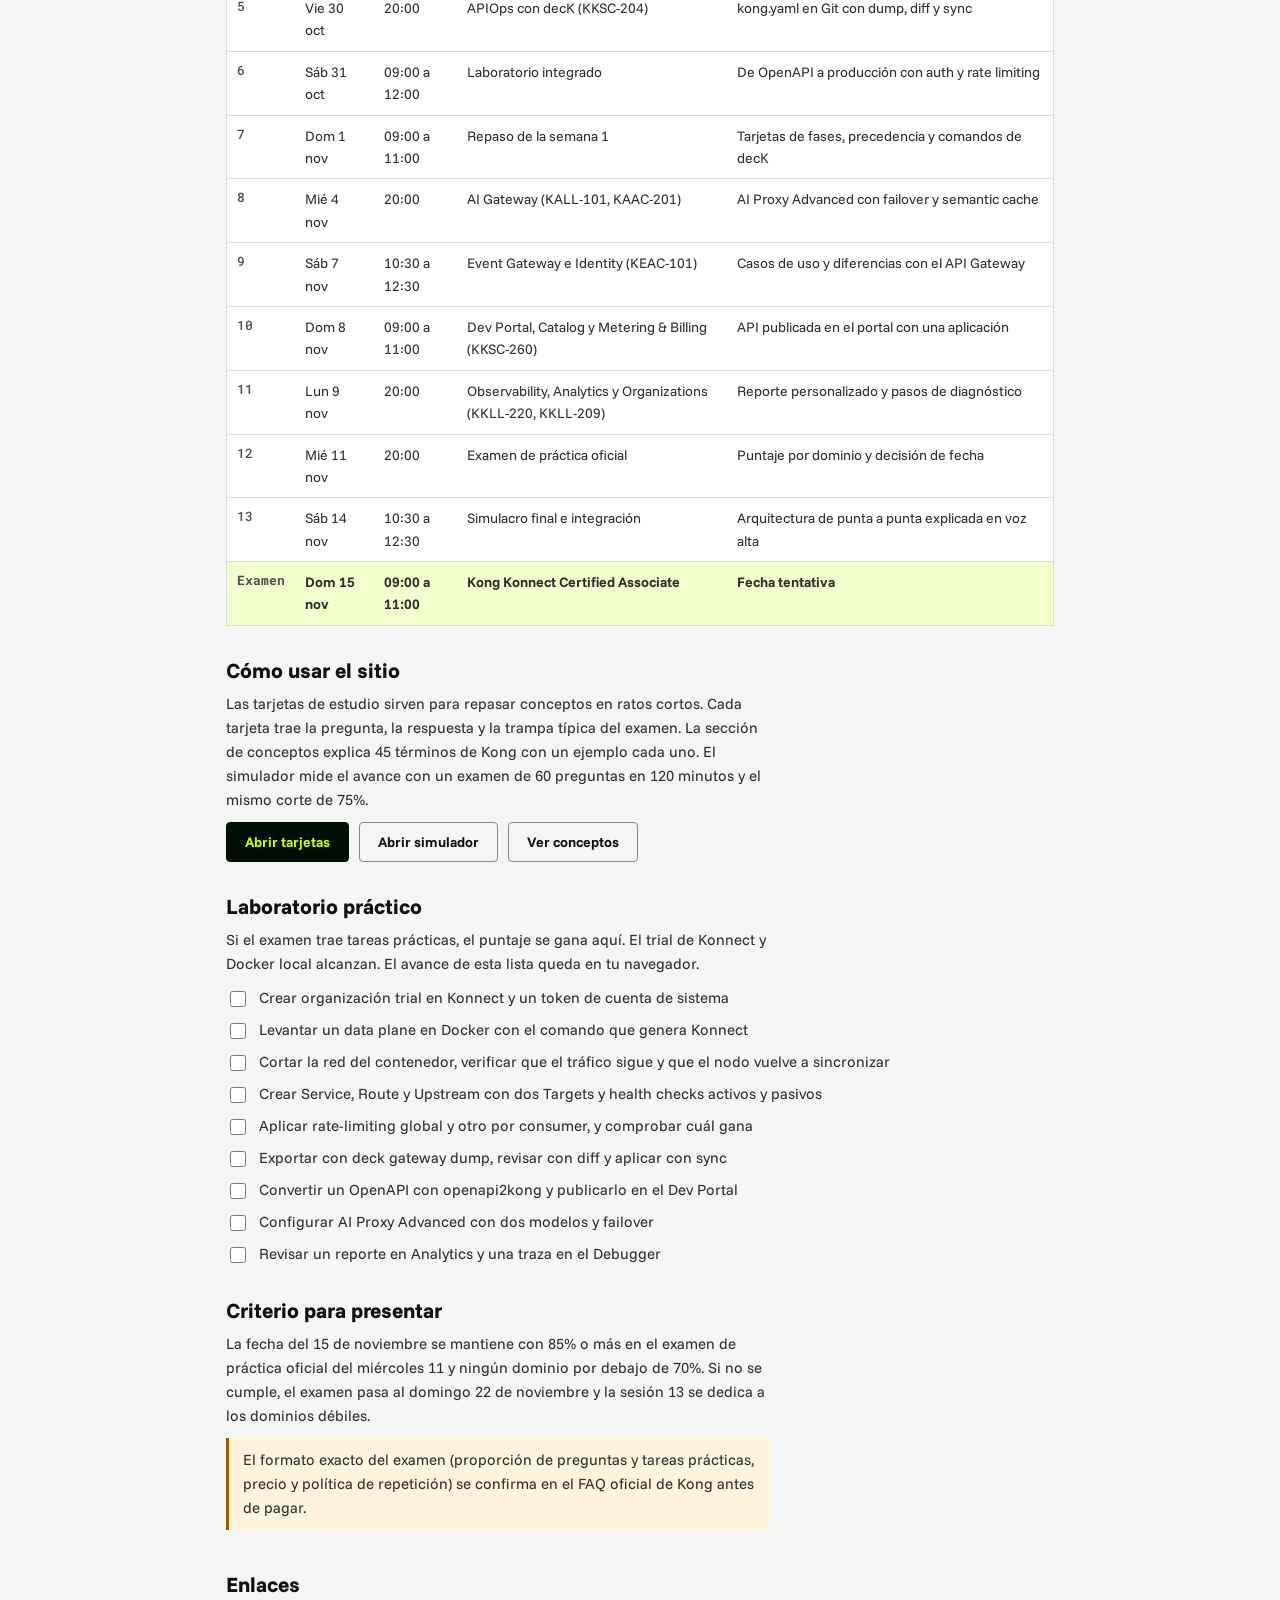
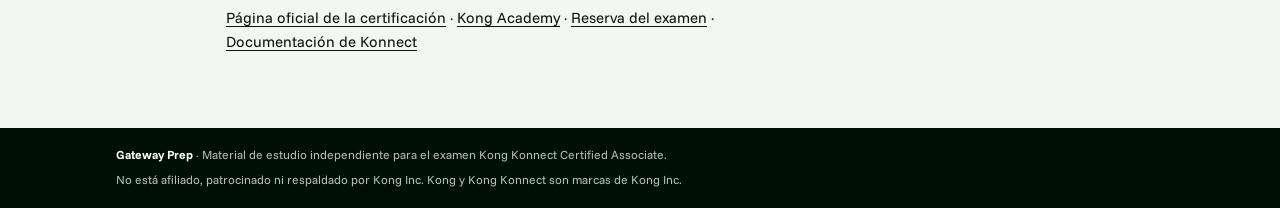
<file: plan.html>
<!doctype html>
<html lang="es">
<head>
<meta charset="utf-8">
<meta name="viewport" content="width=device-width, initial-scale=1, viewport-fit=cover">
<title>Plan de estudio · Gateway Prep</title>
<link rel="icon" type="image/svg+xml" href="favicon.svg">
<link rel="preconnect" href="https://fonts.googleapis.com">
<link rel="preconnect" href="https://fonts.gstatic.com" crossorigin>
<link rel="stylesheet" href="https://fonts.googleapis.com/css2?family=Funnel+Sans:wght@400;600;700;800&family=Roboto+Mono:wght@400;500&display=swap">
<link rel="stylesheet" href="brand.css">
<style>
/* Layout: documento de lectura, encabezado oscuro, contenido claro. */
:root{color-scheme:light}
*,::before,::after{box-sizing:border-box}
html,body{margin:0}
body{background:var(--bg);color:var(--body);font:15px/1.6 var(--f);display:flex;flex-direction:column;min-height:100vh}
main{flex:1;width:100%}
main{max-width:860px;margin:0 auto;padding-block:32px 64px;padding-left:max(16px,env(safe-area-inset-left,0px));padding-right:max(16px,env(safe-area-inset-right,0px));display:flex;flex-direction:column;gap:32px}
h1,h2{margin:0;font-weight:800;line-height:1.15;text-wrap:balance}
h1{font-size:clamp(28px,5vw,38px);color:var(--ink);letter-spacing:-.02em}
h2{font-size:21px;color:var(--ink);margin-bottom:10px}
p{margin:0 0 10px;max-width:68ch}
.lede{font-size:17px;color:var(--ink)}
.eyebrow{font:500 12px var(--f-mono);letter-spacing:.08em;text-transform:uppercase;color:var(--g700);margin-bottom:6px}
.kpis{display:grid;grid-template-columns:repeat(auto-fit,minmax(150px,1fr));gap:12px;margin-top:16px}
.kpi{background:var(--surface);border:1px solid var(--line);border-top:3px solid var(--dark);padding:14px 16px}
.kpi b{display:block;font-size:26px;font-weight:800;color:var(--ink);font-variant-numeric:tabular-nums}
.kpi span{font-size:13px;color:var(--muted)}
.tw{overflow-x:auto;background:var(--surface);border:1px solid var(--line)}
table{width:100%;border-collapse:collapse;font-size:14px;min-width:620px}
th{background:var(--dark);color:#fff;text-align:left;font-weight:600;padding:9px 10px}
td{padding:9px 10px;border-top:1px solid var(--line);vertical-align:top}
tr.ex td{background:var(--lime-soft);font-weight:700}
td.n{font:500 13px var(--f-mono);white-space:nowrap;color:var(--g700)}
.gap{display:inline-block;font-size:12px;font-weight:700;padding:2px 8px;border-radius:999px}
.gap.no{background:var(--bad-soft);color:var(--bad)}.gap.par{background:var(--warn-soft);color:var(--warn)}.gap.ok{background:var(--ok-soft);color:var(--ok)}
ul.check{list-style:none;padding:0;margin:0;display:flex;flex-direction:column;gap:8px}
ul.check li{display:flex;gap:10px;align-items:flex-start}
ul.check input{margin-top:5px;accent-color:var(--dark);width:16px;height:16px;flex:none}
.note{border-left:3px solid var(--warn);background:var(--warn-soft);padding:10px 14px}
.cta{display:flex;gap:10px;flex-wrap:wrap}
.btn{font:700 14px var(--f);border:1px solid var(--dark);background:var(--dark);color:var(--lime);padding:10px 18px;border-radius:4px;text-decoration:none}
.btn.ghost{background:transparent;color:var(--ink);border-color:var(--g500)}
a{color:var(--ink);text-underline-offset:3px}
:focus-visible{outline:2px solid var(--g800);outline-offset:2px}
</style>
</head>
<body>
<header class="sitenav">
  <nav aria-label="Sitio">
    <a class="brand" href="index.html" aria-label="Gateway Prep home"><span>Gateway Prep</span></a>
    <div class="links"><a class="l" href="index.html">Simulator</a><a class="l" href="cards.html">Study cards</a><a class="l" href="concepts.html">Concepts</a><a class="l" href="plan.html" aria-current="page">Study plan</a></div>
  </nav>
</header>
<main>
<section>
  <p class="eyebrow">Kong Konnect Certified Associate</p>
  <h1>Plan de estudio</h1>
  <p class="lede">Meta: presentar el examen el domingo 15 de noviembre de 2026, después de 13 sesiones y unas 23 horas de estudio repartidas en tres semanas.</p>
  <div class="kpis">
    <div class="kpi"><b>13</b><span>sesiones</span></div>
    <div class="kpi"><b>23 h</b><span>de estudio</span></div>
    <div class="kpi"><b>85%</b><span>meta en el examen de práctica</span></div>
    <div class="kpi"><b>15 nov</b><span>examen tentativo</span></div>
  </div>
</section>

<section>
  <h2>Temario oficial</h2>
  <p>Kong actualizó el temario el 5 de octubre de 2026. La guía de preparación que circulaba en el equipo cubre bien el Gateway y deja por fuera cinco temas actuales.</p>
  <div class="tw"><table>
    <thead><tr><th>Dominio</th><th>Tema</th><th>Cobertura en la guía</th><th>Cursos</th></tr></thead>
    <tbody>
      <tr><td>Platform Fundamentals</td><td>Propuesta de valor</td><td><span class="gap no">No la trata</span></td><td>KKSC-101</td></tr>
      <tr><td>Platform Fundamentals</td><td>Arquitectura de alto nivel</td><td><span class="gap ok">Completa</span></td><td>KKSC-201, KKSC-202, KKSC-203</td></tr>
      <tr><td>Core Services</td><td>API Gateway</td><td><span class="gap ok">Completa</span></td><td>KGLL-115, KGAC-101</td></tr>
      <tr><td>Core Services</td><td>AI Gateway</td><td><span class="gap par">Parcial</span></td><td>KALL-101, KAAC-201</td></tr>
      <tr><td>Core Services</td><td>Event Gateway</td><td><span class="gap no">No la trata</span></td><td>KEAC-101</td></tr>
      <tr><td>Core Services</td><td>Identity</td><td><span class="gap par">Parcial</span></td><td>Documentación de Kong Identity</td></tr>
      <tr><td>Applications</td><td>Developer Portal</td><td><span class="gap par">Parcial</span></td><td>KKSC-260</td></tr>
      <tr><td>Applications</td><td>Catalog</td><td><span class="gap par">Parcial</span></td><td>Documentación de Catalog</td></tr>
      <tr><td>Applications</td><td>Metering &amp; Billing</td><td><span class="gap no">No la trata</span></td><td>Documentación de Metering &amp; Billing</td></tr>
      <tr><td>Applications</td><td>Observability</td><td><span class="gap par">Parcial</span></td><td>KKLL-220, KKLL-209</td></tr>
      <tr><td>Management &amp; Operations</td><td>Analytics</td><td><span class="gap no">No la trata</span></td><td>KKLL-220</td></tr>
      <tr><td>Management &amp; Operations</td><td>Organizations</td><td><span class="gap par">Parcial</span></td><td>KKSC-202</td></tr>
      <tr><td>Integración</td><td>Sistema completo listo para producción</td><td><span class="gap no">No la trata</span></td><td>Study Guide y examen de práctica</td></tr>
    </tbody>
  </table></div>
</section>

<section>
  <h2>Agenda</h2>
  <p>Horario de Bogotá. Las sesiones en semana van de 20:00 a 21:30.</p>
  <div class="tw"><table>
    <thead><tr><th>N.º</th><th>Fecha</th><th>Hora</th><th>Tema</th><th>Entregable</th></tr></thead>
    <tbody>
      <tr><td class="n">1</td><td>Lun 26 oct</td><td>20:00</td><td>Arranque y bases de la plataforma (KKSC-101)</td><td>Cuenta en Kong Academy, trial de Konnect, examen de práctica de diagnóstico</td></tr>
      <tr><td class="n">2</td><td>Mar 27 oct</td><td>20:00</td><td>Arquitectura y despliegue (KKSC-201, KKSC-202)</td><td>Diagrama de CP, DP, regiones y opciones de despliegue</td></tr>
      <tr><td class="n">3</td><td>Mié 28 oct</td><td>20:00</td><td>Plano de datos híbrido (KKSC-203)</td><td>Data plane en Docker y prueba de desconexión</td></tr>
      <tr><td class="n">4</td><td>Jue 29 oct</td><td>20:00</td><td>Entidades del gateway y plugins (KGLL-115)</td><td>Upstream con health checks y dos plugins con distinto alcance</td></tr>
      <tr><td class="n">5</td><td>Vie 30 oct</td><td>20:00</td><td>APIOps con decK (KKSC-204)</td><td>kong.yaml en Git con dump, diff y sync</td></tr>
      <tr><td class="n">6</td><td>Sáb 31 oct</td><td>09:00 a 12:00</td><td>Laboratorio integrado</td><td>De OpenAPI a producción con auth y rate limiting</td></tr>
      <tr><td class="n">7</td><td>Dom 1 nov</td><td>09:00 a 11:00</td><td>Repaso de la semana 1</td><td>Tarjetas de fases, precedencia y comandos de decK</td></tr>
      <tr><td class="n">8</td><td>Mié 4 nov</td><td>20:00</td><td>AI Gateway (KALL-101, KAAC-201)</td><td>AI Proxy Advanced con failover y semantic cache</td></tr>
      <tr><td class="n">9</td><td>Sáb 7 nov</td><td>10:30 a 12:30</td><td>Event Gateway e Identity (KEAC-101)</td><td>Casos de uso y diferencias con el API Gateway</td></tr>
      <tr><td class="n">10</td><td>Dom 8 nov</td><td>09:00 a 11:00</td><td>Dev Portal, Catalog y Metering &amp; Billing (KKSC-260)</td><td>API publicada en el portal con una aplicación</td></tr>
      <tr><td class="n">11</td><td>Lun 9 nov</td><td>20:00</td><td>Observability, Analytics y Organizations (KKLL-220, KKLL-209)</td><td>Reporte personalizado y pasos de diagnóstico</td></tr>
      <tr><td class="n">12</td><td>Mié 11 nov</td><td>20:00</td><td>Examen de práctica oficial</td><td>Puntaje por dominio y decisión de fecha</td></tr>
      <tr><td class="n">13</td><td>Sáb 14 nov</td><td>10:30 a 12:30</td><td>Simulacro final e integración</td><td>Arquitectura de punta a punta explicada en voz alta</td></tr>
      <tr class="ex"><td class="n">Examen</td><td>Dom 15 nov</td><td>09:00 a 11:00</td><td>Kong Konnect Certified Associate</td><td>Fecha tentativa</td></tr>
    </tbody>
  </table></div>
</section>

<section>
  <h2>Cómo usar el sitio</h2>
  <p>Las tarjetas de estudio sirven para repasar conceptos en ratos cortos. Cada tarjeta trae la pregunta, la respuesta y la trampa típica del examen. La sección de conceptos explica 45 términos de Kong con un ejemplo cada uno. El simulador mide el avance con un examen de 60 preguntas en 120 minutos y el mismo corte de 75%.</p>
  <div class="cta"><a class="btn" href="cards.html">Abrir tarjetas</a><a class="btn ghost" href="index.html">Abrir simulador</a><a class="btn ghost" href="concepts.html">Ver conceptos</a></div>
</section>

<section>
  <h2>Laboratorio práctico</h2>
  <p>Si el examen trae tareas prácticas, el puntaje se gana aquí. El trial de Konnect y Docker local alcanzan. El avance de esta lista queda en tu navegador.</p>
  <ul class="check" id="lab">
    <li><input type="checkbox" id="l1"><label for="l1">Crear organización trial en Konnect y un token de cuenta de sistema</label></li>
    <li><input type="checkbox" id="l2"><label for="l2">Levantar un data plane en Docker con el comando que genera Konnect</label></li>
    <li><input type="checkbox" id="l3"><label for="l3">Cortar la red del contenedor, verificar que el tráfico sigue y que el nodo vuelve a sincronizar</label></li>
    <li><input type="checkbox" id="l4"><label for="l4">Crear Service, Route y Upstream con dos Targets y health checks activos y pasivos</label></li>
    <li><input type="checkbox" id="l5"><label for="l5">Aplicar rate-limiting global y otro por consumer, y comprobar cuál gana</label></li>
    <li><input type="checkbox" id="l6"><label for="l6">Exportar con deck gateway dump, revisar con diff y aplicar con sync</label></li>
    <li><input type="checkbox" id="l7"><label for="l7">Convertir un OpenAPI con openapi2kong y publicarlo en el Dev Portal</label></li>
    <li><input type="checkbox" id="l8"><label for="l8">Configurar AI Proxy Advanced con dos modelos y failover</label></li>
    <li><input type="checkbox" id="l9"><label for="l9">Revisar un reporte en Analytics y una traza en el Debugger</label></li>
  </ul>
</section>

<section>
  <h2>Criterio para presentar</h2>
  <p>La fecha del 15 de noviembre se mantiene con 85% o más en el examen de práctica oficial del miércoles 11 y ningún dominio por debajo de 70%. Si no se cumple, el examen pasa al domingo 22 de noviembre y la sesión 13 se dedica a los dominios débiles.</p>
  <p class="note">El formato exacto del examen (proporción de preguntas y tareas prácticas, precio y política de repetición) se confirma en el FAQ oficial de Kong antes de pagar.</p>
</section>

<section>
  <h2>Enlaces</h2>
  <p><a href="https://konghq.com/academy/konnect-certification" target="_blank" rel="noopener">Página oficial de la certificación</a> · <a href="https://education.konghq.com" target="_blank" rel="noopener">Kong Academy</a> · <a href="https://app.trueability.com/ecommerce/kong-konnect-associate" target="_blank" rel="noopener">Reserva del examen</a> · <a href="https://developer.konghq.com/konnect/" target="_blank" rel="noopener">Documentación de Konnect</a></p>
</section>
</main>
<footer class="legal"><div><span><b>Gateway Prep</b> · Material de estudio independiente para el examen Kong Konnect Certified Associate.</span><span>No está afiliado, patrocinado ni respaldado por Kong Inc. Kong y Kong Konnect son marcas de Kong Inc.</span></div></footer>
<script>
document.querySelectorAll('#lab input').forEach(function(cb){
  try{ cb.checked = localStorage.getItem('kkp:'+cb.id)==='1'; }catch(e){}
  cb.addEventListener('change',function(){ try{ localStorage.setItem('kkp:'+cb.id, cb.checked?'1':'0'); }catch(e){} });
});
</script>
</body>
</html>
</file>
<file: brand.css>
/* Shared look for every page: tokens, site nav, brand mark and legal footer.
   Palette and type follow the public Kong brand guide (dark green, electric lime, bay grays,
   Funnel Sans and Roboto Mono). No Kong logo or emblem is used: this is an independent study site. */
:root{
  --dark:#000F06; --dark-2:#0E1A12; --lime:#CCFF00; --lime-soft:#F2FFCC; --bay:#B7BDB5;
  --g50:#E7EDE5; --g100:#D7DED4; --g300:#B7BDB5; --g500:#858983; --g600:#676B66; --g700:#4A4D49; --g800:#2D2E2C; --g900:#101110;
  --bg:#F4F6F3; --surface:#FFFFFF; --ink:#101110; --body:#2D2E2C; --muted:#5C605B; --line:#D7DED4;
  --ok:#2E7412; --ok-soft:#E9F5DF; --bad:#B4352F; --bad-soft:#F8E4E2; --warn:#9A5B00; --warn-soft:#FFF3DC;
  --grid:rgba(204,255,0,.07);
  --f:"Funnel Sans",ui-sans-serif,system-ui,-apple-system,"Segoe UI",Arial,sans-serif;
  --f-mono:"Roboto Mono",ui-monospace,Menlo,Consolas,monospace;
}
/* Blueprint grid used on dark surfaces */
.blueprint{background-color:var(--dark);background-image:radial-gradient(60% 80% at 100% 0%,rgba(204,255,0,.12),transparent 70%),linear-gradient(var(--grid) 1px,transparent 1px),linear-gradient(90deg,var(--grid) 1px,transparent 1px);background-size:auto,40px 40px,40px 40px}

.sitenav{background:var(--dark);border-bottom:1px solid rgba(204,255,0,.18);padding-top:env(safe-area-inset-top,0px)}
.sitenav nav{max-width:1080px;margin:0 auto;display:flex;align-items:center;gap:20px;height:52px;padding-left:max(16px,env(safe-area-inset-left,0px));padding-right:max(16px,env(safe-area-inset-right,0px))}
.brand{display:flex;align-items:center;gap:8px;flex:none;color:#fff;text-decoration:none;font:700 15px var(--f);letter-spacing:-.01em;white-space:nowrap}
.brand::before{content:"";width:12px;height:12px;background:var(--lime);transform:rotate(45deg)}
.sitenav .links{display:flex;gap:16px;overflow-x:auto;scrollbar-width:none}
.sitenav .links::-webkit-scrollbar{display:none}
.sitenav a.l{color:var(--bay);text-decoration:none;font:600 14px var(--f);white-space:nowrap;padding:15px 0}
.sitenav a.l:hover{color:#fff}
.sitenav a.l[aria-current]{color:#fff;box-shadow:inset 0 -2px 0 var(--lime)}
@media (max-width:520px){.brand span{display:none} .sitenav nav{gap:14px} .sitenav .links{gap:12px} .sitenav a.l{font-size:13px}}

.legal{background:var(--dark);color:var(--bay);font:12px/1.55 var(--f)}
.legal div{max-width:1080px;margin:0 auto;padding:18px max(16px,env(safe-area-inset-right,0px)) calc(18px + env(safe-area-inset-bottom,0px)) max(16px,env(safe-area-inset-left,0px));display:flex;flex-direction:column;gap:6px}
.legal b{color:#fff;font-weight:700}
.legal a{color:var(--lime)}
</file>
